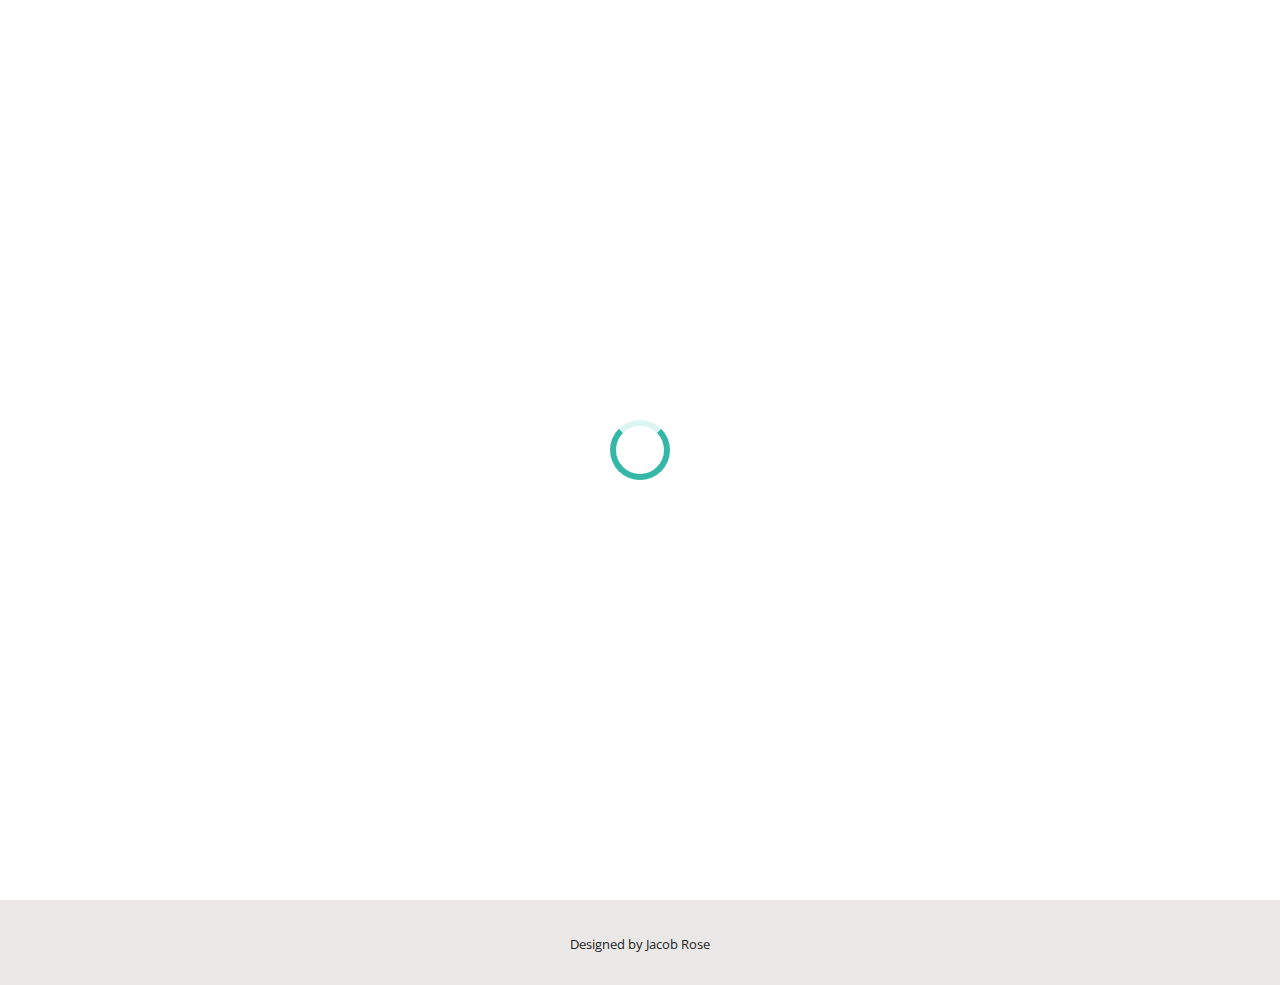
<file: index.html>
<!doctype html>
<html lang="en">
    <head>
        <meta charset="utf-8" />
        <meta content="width=device-width, initial-scale=1.0" name="viewport" />

        <title>Jacob Rose Portfolio</title>
        <meta content="" name="description" />
        <meta content="" name="keywords" />

        <!-- Favicons -->
        <link href="assets/img/favicon.png" rel="icon" />
        <link href="assets/img/apple-touch-icon.png" rel="apple-touch-icon" />

        <!-- Google Fonts -->
        <link
            href="https://fonts.googleapis.com/css?family=Open+Sans:300,300i,400,400i,600,600i,700,700i|Raleway:300,300i,400,400i,500,500i,600,600i,700,700i|Poppins:300,300i,400,400i,500,500i,600,600i,700,700i"
            rel="stylesheet"
        />

        <!-- Vendor CSS Files -->
        <link href="assets/vendor/aos/aos.css" rel="stylesheet" />
        <link
            href="assets/vendor/bootstrap/css/bootstrap.min.css"
            rel="stylesheet"
        />
        <link
            href="assets/vendor/bootstrap-icons/bootstrap-icons.css"
            rel="stylesheet"
        />
        <link
            href="assets/vendor/boxicons/css/boxicons.min.css"
            rel="stylesheet"
        />
        <link
            href="assets/vendor/glightbox/css/glightbox.min.css"
            rel="stylesheet"
        />
        <link
            href="assets/vendor/swiper/swiper-bundle.min.css"
            rel="stylesheet"
        />

        <!-- Template Main CSS File -->
        <link href="assets/css/style.css" rel="stylesheet" />

        <!-- =======================================================
  * Template Name: Kelly
  * Updated: Mar 10 2023 with Bootstrap v5.2.3
  * Template URL: https://bootstrapmade.com/kelly-free-bootstrap-cv-resume-html-template/
  * Author: BootstrapMade.com
  * License: https://bootstrapmade.com/license/
  ======================================================== -->
    </head>

    <body>
        <!-- ======= Header ======= -->
        <header id="header" class="fixed-top">
            <div
                class="container-fluid d-flex justify-content-between align-items-center"
            >
                <h1 class="logo me-lg-0 me-auto">
                    <a href="index.html">Jacob Rose</a>
                </h1>
                <!-- Uncomment below if you prefer to use an image logo -->
                <!-- <a href="index.html" class="logo"><img src="assets/img/logo.png" alt="" class="img-fluid"></a>-->

                <nav id="navbar" class="navbar order-lg-0 order-last">
                    <ul>
                        <li><a class="active" href="index.html">Home</a></li>
                        <li><a href="about.html">Portfolio</a></li>
                        <li><a href="resume.html">Resume</a></li>
                        <!-- <li><a href="services.html">Services</a></li> -->
                        <!-- <li><a href="portfolio.html">Portfolio</a></li> -->
                        <!-- <li><a href="contact.html">Contact</a></li> -->
                    </ul>
                    <i class="bi bi-list mobile-nav-toggle"></i>
                </nav>
                <!-- .navbar -->

                <!-- <div class="header-social-links">
                    <a href="#" class="twitter"><i class="bi bi-twitter"></i></a>
                <a href="#" class="facebook"><i class="bi bi-facebook"></i></a>
                <a href="#" class="instagram"><i class="bi bi-instagram"></i></a>
                <a href="#" class="linkedin"><i class="bi bi-linkedin"></i></i></a>
                </div> -->
            </div>
        </header>
        <!-- End Header -->

        <!-- ======= Hero Section ======= -->
        <section id="hero" class="d-flex align-items-center">
            <div
                class="d-flex flex-column align-items-center container"
                data-aos="zoom-in"
                data-aos-delay="100"
            >
                <h1>Jacob Rose</h1>
                <!-- <h2>Portfolio</h2> -->
                <a href="about.html" class="btn-about">Portfolio</a>
                <a href="resume.html" class="btn-about">Resume</a>
            </div>
        </section>
        <!-- End Hero -->

        <!-- ======= Footer ======= -->
        <footer id="footer">
            <div class="container">
                <div class="credits">Designed by Jacob Rose</div>
            </div>
        </footer>
        <!-- End  Footer -->

        <div id="preloader"></div>
        <a
            href="#"
            class="back-to-top d-flex align-items-center justify-content-center"
            ><i class="bi bi-arrow-up-short"></i
        ></a>

        <!-- Vendor JS Files -->
        <script src="assets/vendor/purecounter/purecounter_vanilla.js"></script>
        <script src="assets/vendor/aos/aos.js"></script>
        <script src="assets/vendor/bootstrap/js/bootstrap.bundle.min.js"></script>
        <script src="assets/vendor/glightbox/js/glightbox.min.js"></script>
        <script src="assets/vendor/isotope-layout/isotope.pkgd.min.js"></script>
        <script src="assets/vendor/swiper/swiper-bundle.min.js"></script>
        <script src="assets/vendor/waypoints/noframework.waypoints.js"></script>
        <script src="assets/vendor/php-email-form/validate.js"></script>

        <!-- Template Main JS File -->
        <script src="assets/js/main.js"></script>
    </body>
</html>
</file>
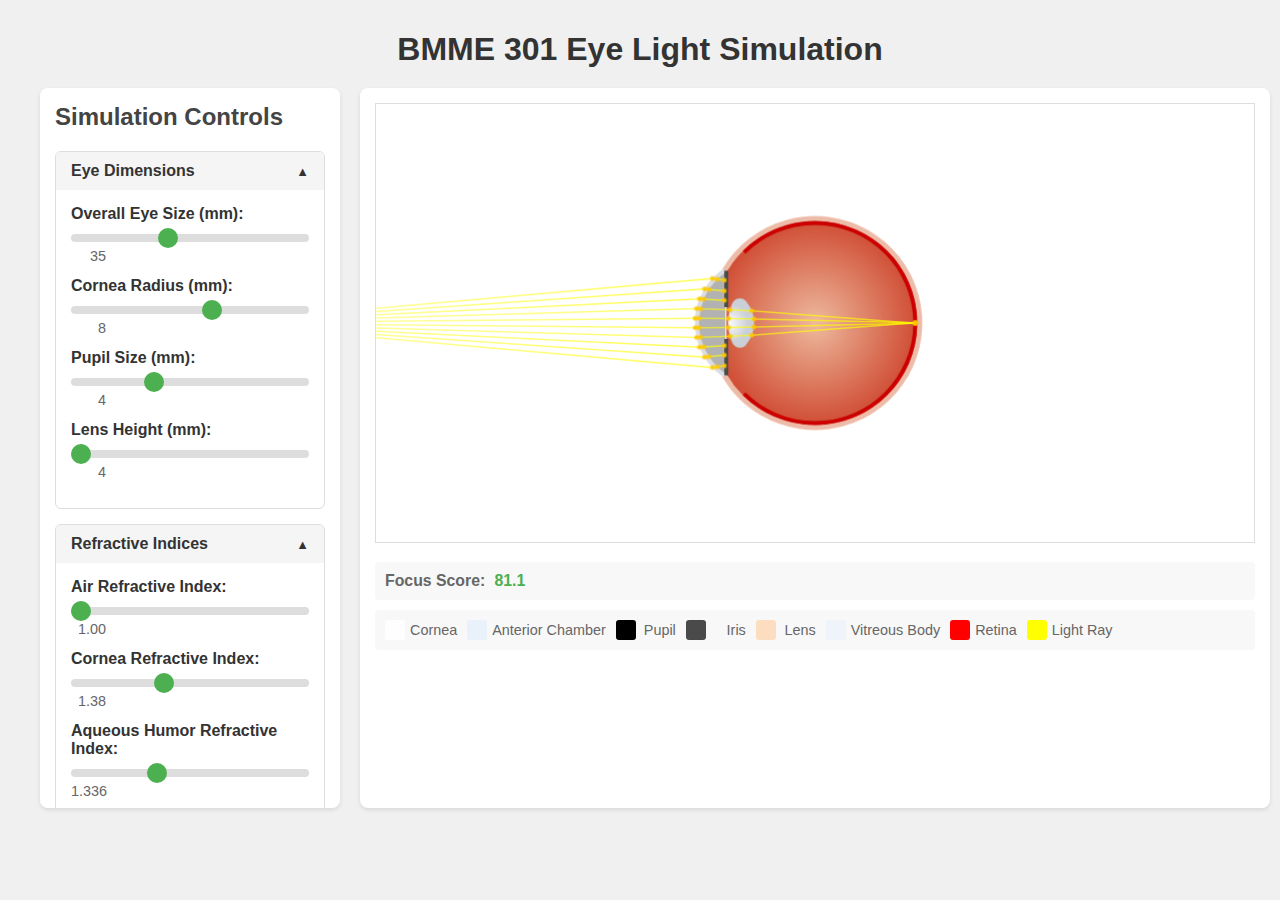
<file: bmme301/index.html>
<!doctype html>
<html>
    <head>
        <meta charset="utf-8" />
        <meta name="viewport" content="width=device-width, initial-scale=1.0, maximum-scale=1.0, user-scalable=no" />
        <title>BMME 301 Eye Light Simulation</title>
        <style>
            body {
                margin: 0;
                padding: 10px;
                font-family: Arial, sans-serif;
                background-color: #f0f0f0;
                overflow-x: hidden; /* Prevent horizontal scrolling */
                width: 100%;
                box-sizing: border-box;
            }
            #container {
                display: flex;
                flex-direction: column;
                max-width: 1200px;
                margin: 0 auto;
                gap: 20px;
                width: 100%;
                box-sizing: border-box;
            }
            #controls {
                width: 100%;
                padding: 15px;
                background: white;
                border-radius: 8px;
                box-shadow: 0 2px 4px rgba(0, 0, 0, 0.1);
                max-height: 80vh;
                overflow-y: auto;
                box-sizing: border-box;
            }
            #simulation-container {
                width: 100%;
                background: white;
                border-radius: 8px;
                box-shadow: 0 2px 4px rgba(0, 0, 0, 0.1);
                padding: 15px;
                box-sizing: border-box;
            }
            #simulation {
                width: 100%;
                height: 300px;
                border: 1px solid #ddd;
                margin-bottom: 15px;
                box-sizing: border-box;
            }
            #legend {
                display: flex;
                flex-wrap: wrap;
                gap: 10px;
                padding: 10px;
                background: #f8f8f8;
                border-radius: 4px;
            }
            .legend-item {
                display: flex;
                align-items: center;
                gap: 5px;
                font-size: 0.9em;
            }
            .legend-color {
                width: 15px;
                height: 15px;
                border-radius: 3px;
            }
            .control-group {
                margin-bottom: 12px;
            }
            label {
                display: block;
                margin-bottom: 5px;
                font-weight: bold;
                color: #333;
                font-size: 0.9em;
            }
            input[type="range"] {
                width: 100%;
                margin: 5px 0;
                -webkit-appearance: none;
                height: 6px;
                border-radius: 4px;
                background: #ddd;
                outline: none;
            }
            input[type="range"]::-webkit-slider-thumb {
                -webkit-appearance: none;
                appearance: none;
                width: 18px;
                height: 18px;
                border-radius: 50%;
                background: #4caf50;
                cursor: pointer;
                transition: background 0.2s;
            }
            input[type="range"]::-webkit-slider-thumb:hover {
                background: #45a049;
            }
            h1 {
                text-align: center;
                color: #333;
                margin-bottom: 20px;
                font-size: 1.5em;
            }
            h2 {
                color: #444;
                margin-top: 0;
                font-size: 1.2em;
            }
            span {
                display: inline-block;
                min-width: 35px;
                text-align: right;
                color: #666;
                font-size: 0.9em;
            }
            .control-section {
                margin-bottom: 15px;
                border: 1px solid #ddd;
                border-radius: 6px;
                overflow: hidden;
            }
            .control-section-header {
                padding: 10px 15px;
                background: #f5f5f5;
                cursor: pointer;
                display: flex;
                justify-content: space-between;
                align-items: center;
                font-weight: bold;
                color: #333;
            }
            .control-section-header:hover {
                background: #eee;
            }
            .control-section-content {
                padding: 15px;
                display: none;
            }
            .control-section.active .control-section-content {
                display: block;
            }
            .control-section-header::after {
                content: "▼";
                font-size: 0.8em;
            }
            .control-section.active .control-section-header::after {
                content: "▲";
            }
            .focus-score {
                display: flex;
                align-items: center;
                gap: 5px;
                padding: 10px;
                background: #f8f8f8;
                border-radius: 4px;
                margin-bottom: 10px;
                font-weight: bold;
                font-size: 1.1em;
            }
            .focus-score #focusScoreValue {
                color: #4caf50;
            }

            @media (min-width: 768px) {
                #container {
                    flex-direction: row;
                }
                #controls {
                    width: 300px;
                    flex-shrink: 0;
                }
                #simulation {
                    height: 500px;
                }
                h1 {
                    font-size: 2em;
                }
                h2 {
                    font-size: 1.5em;
                }
                .legend-item {
                    font-size: 1em;
                }
                .legend-color {
                    width: 20px;
                    height: 20px;
                }
                label {
                    font-size: 1em;
                }
                input[type="range"] {
                    height: 8px;
                }
                input[type="range"]::-webkit-slider-thumb {
                    width: 20px;
                    height: 20px;
                }
            }

            @media (max-width: 767px) {
                body {
                    padding: 5px;
                    touch-action: none; /* Prevent default touch behaviors */
                }
                #container {
                    flex-direction: column;
                    gap: 10px;
                }
                #simulation-container {
                    order: -1;
                    margin-bottom: 10px;
                    padding: 10px;
                    touch-action: none; /* Prevent default touch behaviors */
                }
                #simulation {
                    width: 100%;
                    height: calc(50vw - 20px);
                    min-height: 0;
                    touch-action: none; /* Prevent default touch behaviors */
                }
                #controls {
                    max-height: calc(100vh - 50vw - 100px); /* Remaining space after simulation */
                    overflow-y: auto;
                    -webkit-overflow-scrolling: touch;
                }
                .control-section {
                    margin-bottom: 8px;
                }
                .control-section-header {
                    padding: 8px 10px;
                }
                .control-section-content {
                    padding: 8px;
                }
                .legend-item {
                    font-size: 0.8em;
                }
                .legend-color {
                    width: 12px;
                    height: 12px;
                }
                label {
                    font-size: 0.9em;
                }
                input[type="range"] {
                    height: 6px;
                }
                input[type="range"]::-webkit-slider-thumb {
                    width: 16px;
                    height: 16px;
                }
                .focus-score {
                    font-size: 1em;
                }
            }
        </style>
    </head>
    <body>
        <h1>BMME 301 Eye Light Simulation</h1>
        <div id="container">
            <div id="controls">
                <h2>Simulation Controls</h2>

                <div class="control-section active">
                    <div class="control-section-header">Eye Dimensions</div>
                    <div class="control-section-content">
                        <div class="control-group">
                            <label for="eyeSize">Overall Eye Size (mm):</label>
                            <input
                                type="range"
                                id="eyeSize"
                                min="25"
                                max="50"
                                step="0.1"
                                value="35"
                            />
                            <span id="eyeSizeValue">35</span>
                        </div>

                        <div class="control-group">
                            <label for="corneaRadius"
                                >Cornea Radius (mm):</label
                            >
                            <input
                                type="range"
                                id="corneaRadius"
                                min="5"
                                max="10"
                                step="0.1"
                                value="8"
                            />
                            <span id="corneaRadiusValue">8</span>
                        </div>

                        <div class="control-group">
                            <label for="pupilSize">Pupil Size (mm):</label>
                            <input
                                type="range"
                                id="pupilSize"
                                min="2"
                                max="8"
                                step="0.1"
                                value="4"
                            />
                            <span id="pupilSizeValue">4</span>
                        </div>

                        <div class="control-group">
                            <label for="lensHeight">Lens Height (mm):</label>
                            <input
                                type="range"
                                id="lensHeight"
                                min="4"
                                max="6"
                                step="0.1"
                                value="4"
                            />
                            <span id="lensHeightValue">4</span>
                        </div>
                    </div>
                </div>

                <div class="control-section active">
                    <div class="control-section-header">Refractive Indices</div>
                    <div class="control-section-content">
                        <div class="control-group">
                            <label for="airIndex">Air Refractive Index:</label>
                            <input
                                type="range"
                                id="airIndex"
                                min="1"
                                max="2"
                                step="0.01"
                                value="1.00"
                            />
                            <span id="airIndexValue">1.00</span>
                        </div>

                        <div class="control-group">
                            <label for="corneaIndex"
                                >Cornea Refractive Index:</label
                            >
                            <input
                                type="range"
                                id="corneaIndex"
                                min="1"
                                max="2"
                                step="0.01"
                                value="1.38"
                            />
                            <span id="corneaIndexValue">1.38</span>
                        </div>

                        <div class="control-group">
                            <label for="aqueousIndex"
                                >Aqueous Humor Refractive Index:</label
                            >
                            <input
                                type="range"
                                id="aqueousIndex"
                                min="1.2"
                                max="1.6"
                                step="0.01"
                                value="1.34"
                            />
                            <span id="aqueousIndexValue">1.336</span>
                        </div>

                        <div class="control-group">
                            <label for="lensIndex"
                                >Lens Refractive Index:</label
                            >
                            <input
                                type="range"
                                id="lensIndex"
                                min="1.3"
                                max="1.5"
                                step="0.01"
                                value="1.42"
                            />
                            <span id="lensIndexValue">1.42</span>
                        </div>

                        <div class="control-group">
                            <label for="vitreousIndex"
                                >Vitreous Humor Refractive Index:</label
                            >
                            <input
                                type="range"
                                id="vitreousIndex"
                                min="1.33"
                                max="1.34"
                                step="0.001"
                                value="1.336"
                            />
                            <span id="vitreousIndexValue">1.336</span>
                        </div>
                    </div>
                </div>

                <div class="control-section active">
                    <div class="control-section-header">Light Source</div>
                    <div class="control-section-content">
                        <div class="control-group">
                            <label for="lightSourceDistance"
                                >Light Source Distance (mm):</label
                            >
                            <input
                                type="range"
                                id="lightSourceDistance"
                                min="100"
                                max="1000"
                                step="10"
                                value="500"
                            />
                            <span id="lightSourceDistanceValue">500</span>
                        </div>
                    </div>
                </div>
            </div>
            <div id="simulation-container">
                <canvas id="simulation"></canvas>
                <div id="focus-score" class="focus-score">
                    <span>Focus Score: </span>
                    <span id="focusScoreValue">0</span>
                </div>
                <div id="legend">
                    <div class="legend-item">
                        <div
                            class="legend-color"
                            style="background: rgba(255, 255, 255, 0.8)"
                        ></div>
                        <span>Cornea</span>
                    </div>
                    <div class="legend-item">
                        <div
                            class="legend-color"
                            style="background: rgba(200, 230, 255, 0.3)"
                        ></div>
                        <span>Anterior Chamber</span>
                    </div>
                    <div class="legend-item">
                        <div
                            class="legend-color"
                            style="background: #000"
                        ></div>
                        <span>Pupil</span>
                    </div>
                    <div class="legend-item">
                        <div
                            class="legend-color"
                            style="background: #4a4a4a"
                        ></div>
                        <span>Iris</span>
                    </div>
                    <div class="legend-item">
                        <div
                            class="legend-color"
                            style="background: rgba(255, 204, 153, 0.6)"
                        ></div>
                        <span>Lens</span>
                    </div>
                    <div class="legend-item">
                        <div
                            class="legend-color"
                            style="background: rgba(200, 230, 255, 0.2)"
                        ></div>
                        <span>Vitreous Body</span>
                    </div>
                    <div class="legend-item">
                        <div
                            class="legend-color"
                            style="background: #ff0000"
                        ></div>
                        <span>Retina</span>
                    </div>
                    <div class="legend-item">
                        <div
                            class="legend-color"
                            style="background: #ffff00"
                        ></div>
                        <span>Light Ray</span>
                    </div>
                </div>
            </div>
        </div>
        <script src="main.js"></script>
    </body>
</html>
</file>
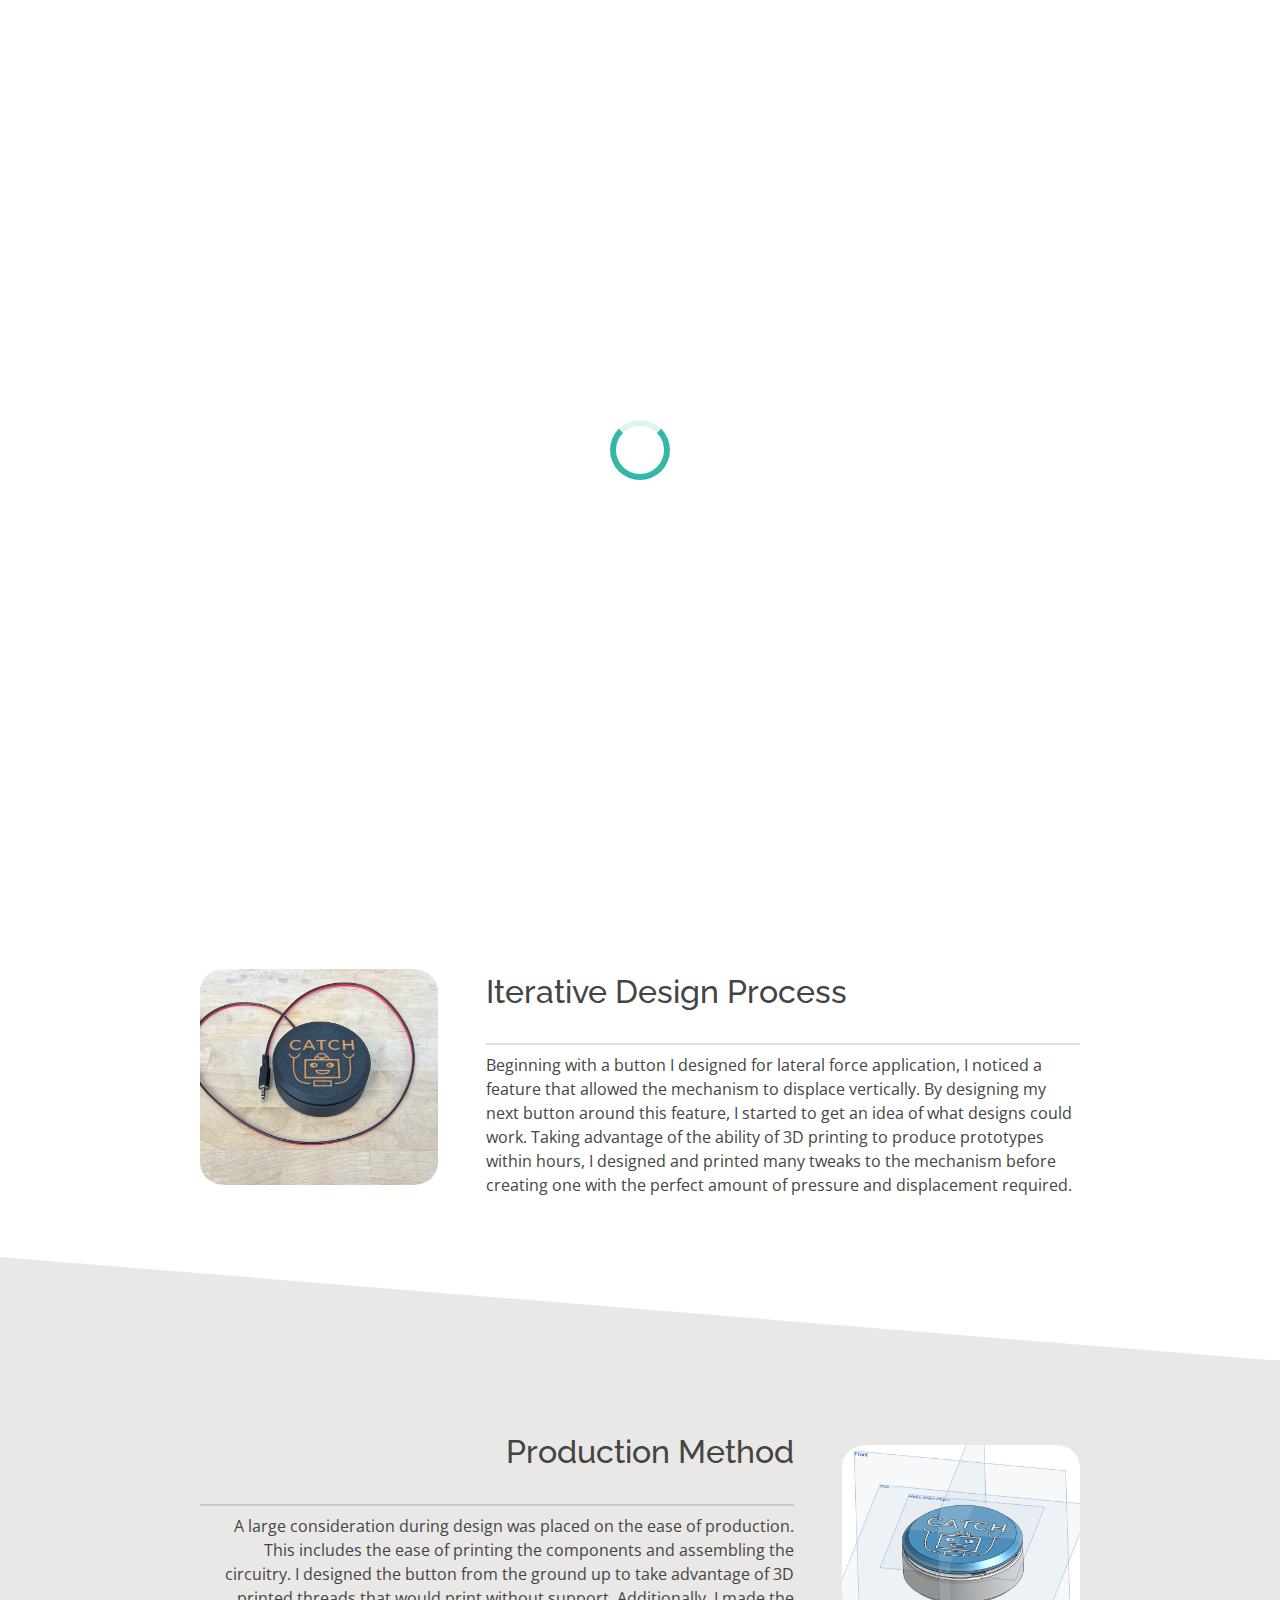
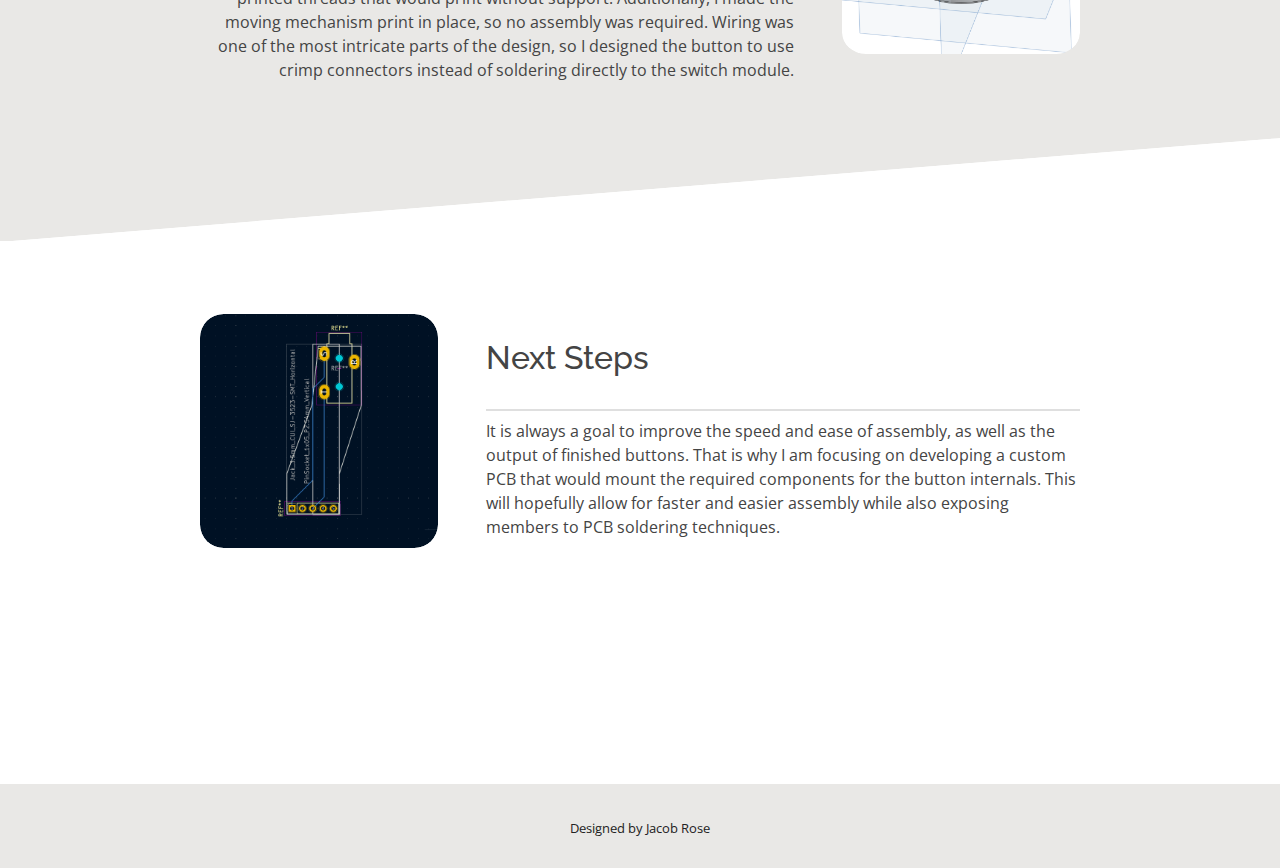
<file: CATCH Story.html>
<!doctype html>
<html lang="en">
    <head>
        <meta charset="utf-8" />
        <meta content="width=device-width, initial-scale=1.0" name="viewport" />

        <title>CATCH Story</title>
        <meta content="" name="description" />
        <meta content="" name="keywords" />

        <!-- Favicons -->
        <link href="assets/img/favicon.png" rel="icon" />
        <link href="assets/img/apple-touch-icon.png" rel="apple-touch-icon" />

        <!-- Google Fonts -->
        <link
            href="https://fonts.googleapis.com/css?family=Open+Sans:300,300i,400,400i,600,600i,700,700i|Raleway:300,300i,400,400i,500,500i,600,600i,700,700i|Poppins:300,300i,400,400i,500,500i,600,600i,700,700i"
            rel="stylesheet"
        />

        <!-- Vendor CSS Files -->
        <link href="assets/vendor/aos/aos.css" rel="stylesheet" />
        <link
            href="assets/vendor/bootstrap/css/bootstrap.min.css"
            rel="stylesheet"
        />
        <link
            href="assets/vendor/bootstrap-icons/bootstrap-icons.css"
            rel="stylesheet"
        />
        <link
            href="assets/vendor/boxicons/css/boxicons.min.css"
            rel="stylesheet"
        />
        <link
            href="assets/vendor/glightbox/css/glightbox.min.css"
            rel="stylesheet"
        />
        <link
            href="assets/vendor/swiper/swiper-bundle.min.css"
            rel="stylesheet"
        />

        <!-- Template Main CSS File -->
        <link href="assets/css/style.css" rel="stylesheet" />

        <link
            href="https://use.fontawesome.com/releases/v5.7.2/css/all.css"
            rel="stylesheet"
        />
    </head>

    <body>
        <!-- ======= Header ======= -->
        <header id="header" class="fixed-top">
            <div
                class="container-fluid d-flex justify-content-between align-items-center"
            >
                <h1 class="logo me-lg-0 me-auto">
                    <a href="index.html">Jacob Rose</a>
                </h1>
                <!-- Uncomment below if you prefer to use an image logo -->
                <!-- <a href="index.html" class="logo"><img src="assets/img/logo.png" alt="" class="img-fluid"></a>-->

                <nav id="navbar" class="navbar order-lg-0 order-last">
                    <ul>
                        <li><a href="index.html">Home</a></li>
                        <li>
                            <a class="active" href="about.html">Portfolio</a>
                        </li>
                        <li><a href="resume.html">Resume</a></li>
                        <!-- <li><a href="services.html">Services</a></li> -->
                        <!-- <li><a href="portfolio.html">Portfolio</a></li> -->
                        <!-- <li><a href="contact.html">Contact</a></li> -->
                    </ul>
                    <i class="bi bi-list mobile-nav-toggle"></i>
                </nav>
                <!-- .navbar -->

                <!-- <div class="header-social-links">
                    <a href="#" class="twitter"><i class="bi bi-twitter"></i></a>
                <a href="#" class="facebook"><i class="bi bi-facebook"></i></a>
                <a href="#" class="instagram"><i class="bi bi-instagram"></i></a>
                <a href="#" class="linkedin"><i class="bi bi-linkedin"></i></i></a>
                </div> -->
            </div>
        </header>
        <!-- End Header -->

        <main id="main">
            <!-- ======= About Section ======= -->
            <section id="about" class="about">
                <div class="container" data-aos="fade-up">
                    <div class="section-title">
                        <h2>Carolina Adapts Toys for Children (CATCH)</h2>
                        <p>
                            As Chief Technical Officer, I developed a completely
                            3D printed and open-source accessible button design.
                            We use this button design for all of our current
                            accessible toys that we donate to centers around the
                            triangle.
                        </p>
                    </div>
                </div>
            </section>
            <!-- End About Section -->

            <!-- Wrapper -->
            <section id="wrapper">
                <!-- One -->
                <section id="two" class="wrapper alt spotlight style2">
                    <div class="inner">
                        <img
                            class="image"
                            src="assets/img/Expensive Button.png"
                            alt=""
                        />
                        <div class="content">
                            <h2 class="major">Need</h2>
                            <p>
                                Most accessible button designs availible for
                                consumers are prohibitively expensive, with some
                                that cost $75 for a single button. CATCH has
                                been working on a 3D printed version to be used
                                with our adapted toys, but they had so far been
                                unusable for children, as they were not
                                sensitive enough nor robust enough for everyday
                                use.
                            </p>
                        </div>
                    </div>
                </section>

                <!-- Two -->
                <section id="three" class="wrapper spotlight style3">
                    <div class="inner">
                        <a href="#" class="image"
                            ><img
                                src="assets/img/CATCH button early version.png"
                                alt=""
                        /></a>
                        <div class="content">
                            <h2 class="major">Iterative Design Process</h2>
                            <p>
                                Beginning with a button I designed for lateral
                                force application, I noticed a feature that
                                allowed the mechanism to displace vertically. By
                                designing my next button around this feature, I
                                started to get an idea of what designs could
                                work. Taking advantage of the ability of 3D
                                printing to produce prototypes within hours, I
                                designed and printed many tweaks to the
                                mechanism before creating one with the perfect
                                amount of pressure and displacement required.
                            </p>
                        </div>
                    </div>
                </section>

                <!-- Three -->
                <section id="two" class="wrapper alt spotlight style2">
                    <div class="inner">
                        <a href="#" class="image"
                            ><img src="assets/img/Design of button.png" alt=""
                        /></a>
                        <div class="content">
                            <h2 class="major">Production Method</h2>
                            <p>
                                A large consideration during design was placed
                                on the ease of production. This includes the
                                ease of printing the components and assembling
                                the circuitry. I designed the button from the
                                ground up to take advantage of 3D printed
                                threads that would print without support.
                                Additionally, I made the moving mechanism print
                                in place, so no assembly was required. Wiring
                                was one of the most intricate parts of the
                                design, so I designed the button to use crimp
                                connectors instead of soldering directly to the
                                switch module.
                            </p>
                        </div>
                    </div>
                </section>

                <!-- Four -->
                <section id="three" class="wrapper spotlight style3">
                    <div class="inner">
                        <a href="#" class="image"
                            ><img
                                src="assets/img/Circuit design button.png"
                                alt=""
                        /></a>
                        <div class="content">
                            <h2 class="major">Next Steps</h2>
                            <p>
                                It is always a goal to improve the speed and
                                ease of assembly, as well as the output of
                                finished buttons. That is why I am focusing on
                                developing a custom PCB that would mount the
                                required components for the button internals.
                                This will hopefully allow for faster and easier
                                assembly while also exposing members to PCB
                                soldering techniques.
                            </p>
                        </div>
                    </div>
                </section>

                <!-- Five -->
                <!-- <section id="two" class="wrapper alt spotlight style2">
                    <div class="inner">
                        <a href="#" class="image"
                            ><img src="assets/img/Foaming Assay.png" alt=""
                        /></a>
                        <div class="content">
                            <h2 class="major">Tension Testing + Results</h2>
                            <p>
                                After filament extrusion, I printed the test
                                filament at varying temperatures to assay the
                                foaming response. I measured material properties
                                such as desnsity and modulus of elasticity to
                                determine the effectiveness of the foaming
                                agent. Successful control of foaming was
                                determined, as shown in the image to the right.
                                This image shows the same blend of filament
                                printed above (left) and below (right) the
                                foaming temperature
                            </p>
                        </div>
                    </div>
                </section> -->

                <!-- Six -->
                <!-- <section id="three" class="wrapper spotlight style3">
                    <div class="inner">
                        <a href="#" class="image"
                            ><img
                                src="assets/img/Macro Photo Research.jpg"
                                alt=""
                        /></a>
                        <div class="content">
                            <h2 class="major">Example Implant</h2>
                            <p>
                                To showcase the effectiveness of this composite
                                material, I printed this test piece. Both macro
                                and micro structure control can be observed, due
                                to the utility of the 3D printer in controling
                                the macrostructure and the filament foaming
                                controling microstructure. Solid outer rings can
                                be observed, with a foamed and patterned inner
                                core. This closely imitates bone and provides
                                excellent surfaces for bony ingrowth.
                            </p>
                        </div>
                    </div>
                </section> -->
            </section>
        </main>
        <!-- End #main -->

        <!-- ======= Footer ======= -->
        <footer id="footer">
            <div class="container">
                <div class="credits">Designed by Jacob Rose</div>
            </div>
        </footer>
        <!-- End  Footer -->

        <div id="preloader"></div>
        <a
            href="#"
            class="back-to-top d-flex align-items-center justify-content-center"
            ><i class="bi bi-arrow-up-short"></i
        ></a>

        <!-- Vendor JS Files -->
        <script src="assets/vendor/purecounter/purecounter_vanilla.js"></script>
        <script src="assets/vendor/aos/aos.js"></script>
        <script src="assets/vendor/bootstrap/js/bootstrap.bundle.min.js"></script>
        <script src="assets/vendor/glightbox/js/glightbox.min.js"></script>
        <script src="assets/vendor/isotope-layout/isotope.pkgd.min.js"></script>
        <script src="assets/vendor/swiper/swiper-bundle.min.js"></script>
        <script src="assets/vendor/waypoints/noframework.waypoints.js"></script>
        <script src="assets/vendor/php-email-form/validate.js"></script>

        <!-- Template Main JS File -->
        <script src="assets/js/main.js"></script>
    </body>
</html>
</file>
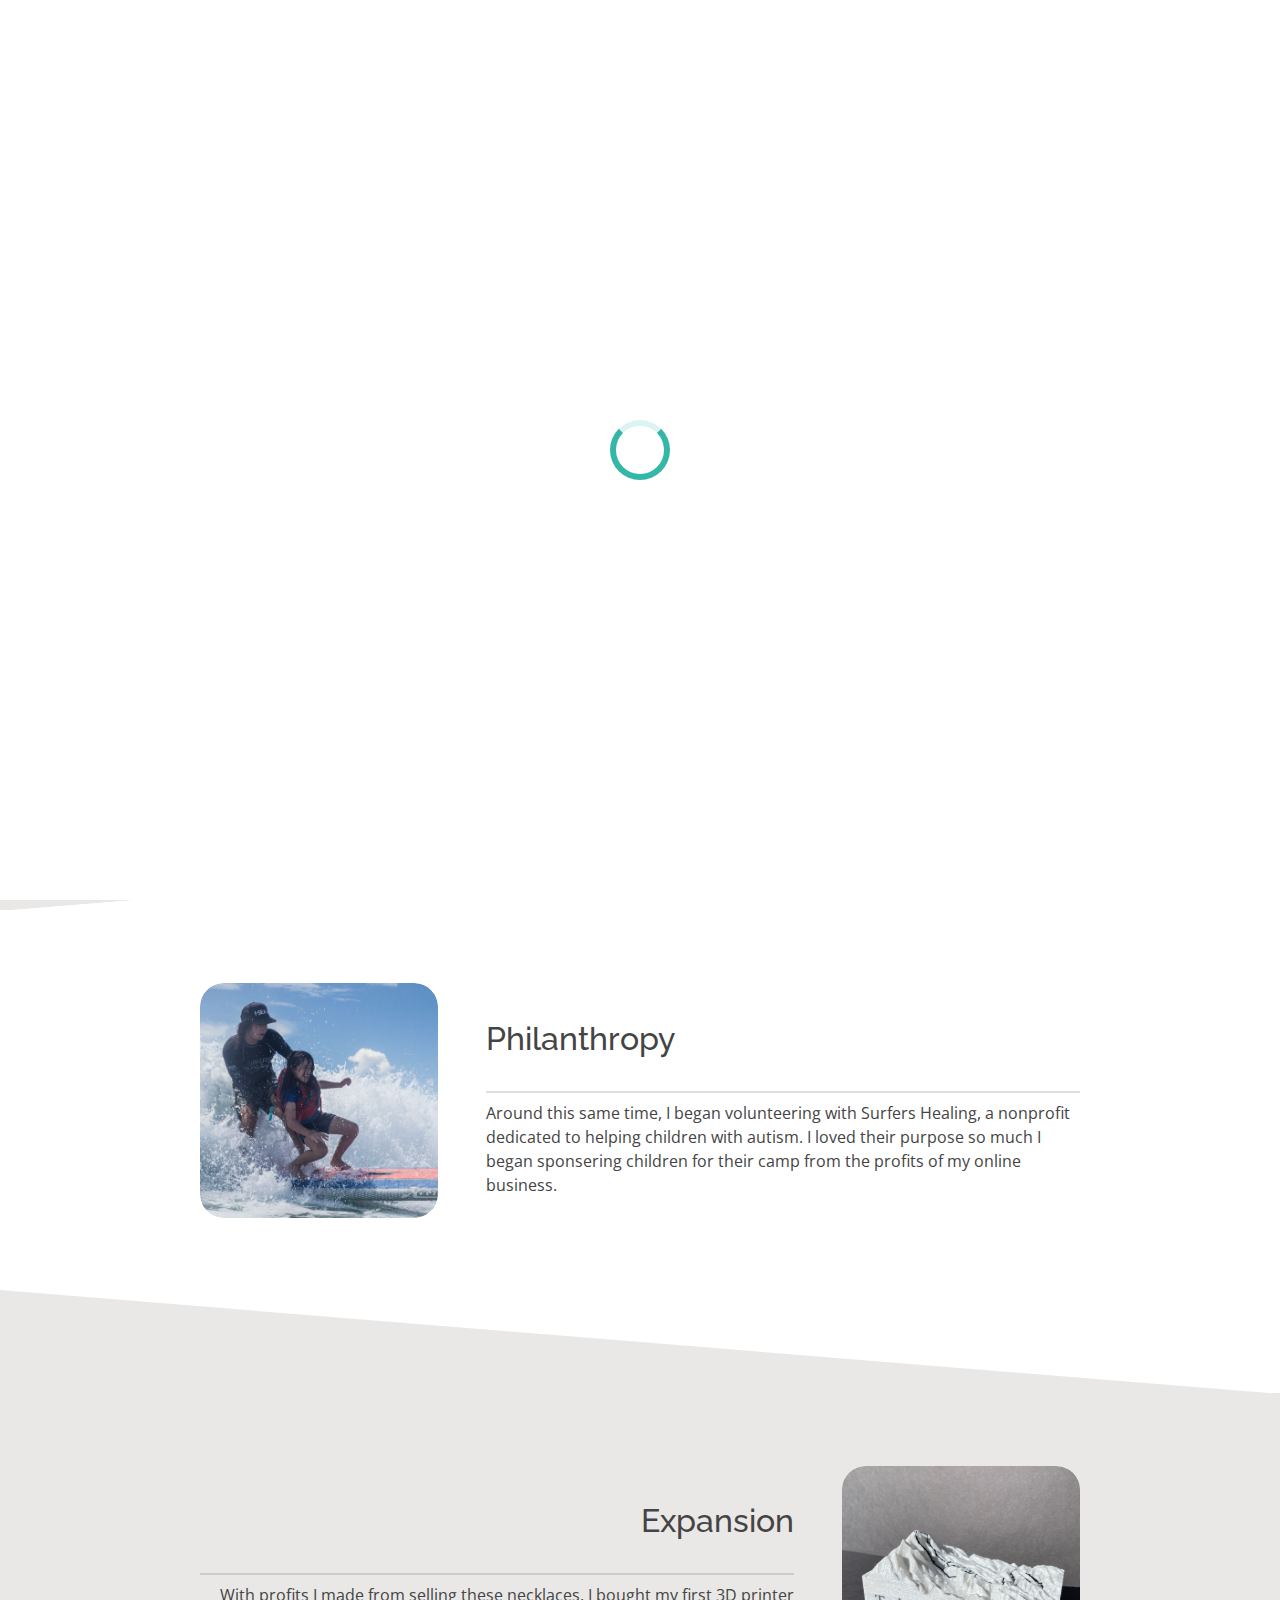
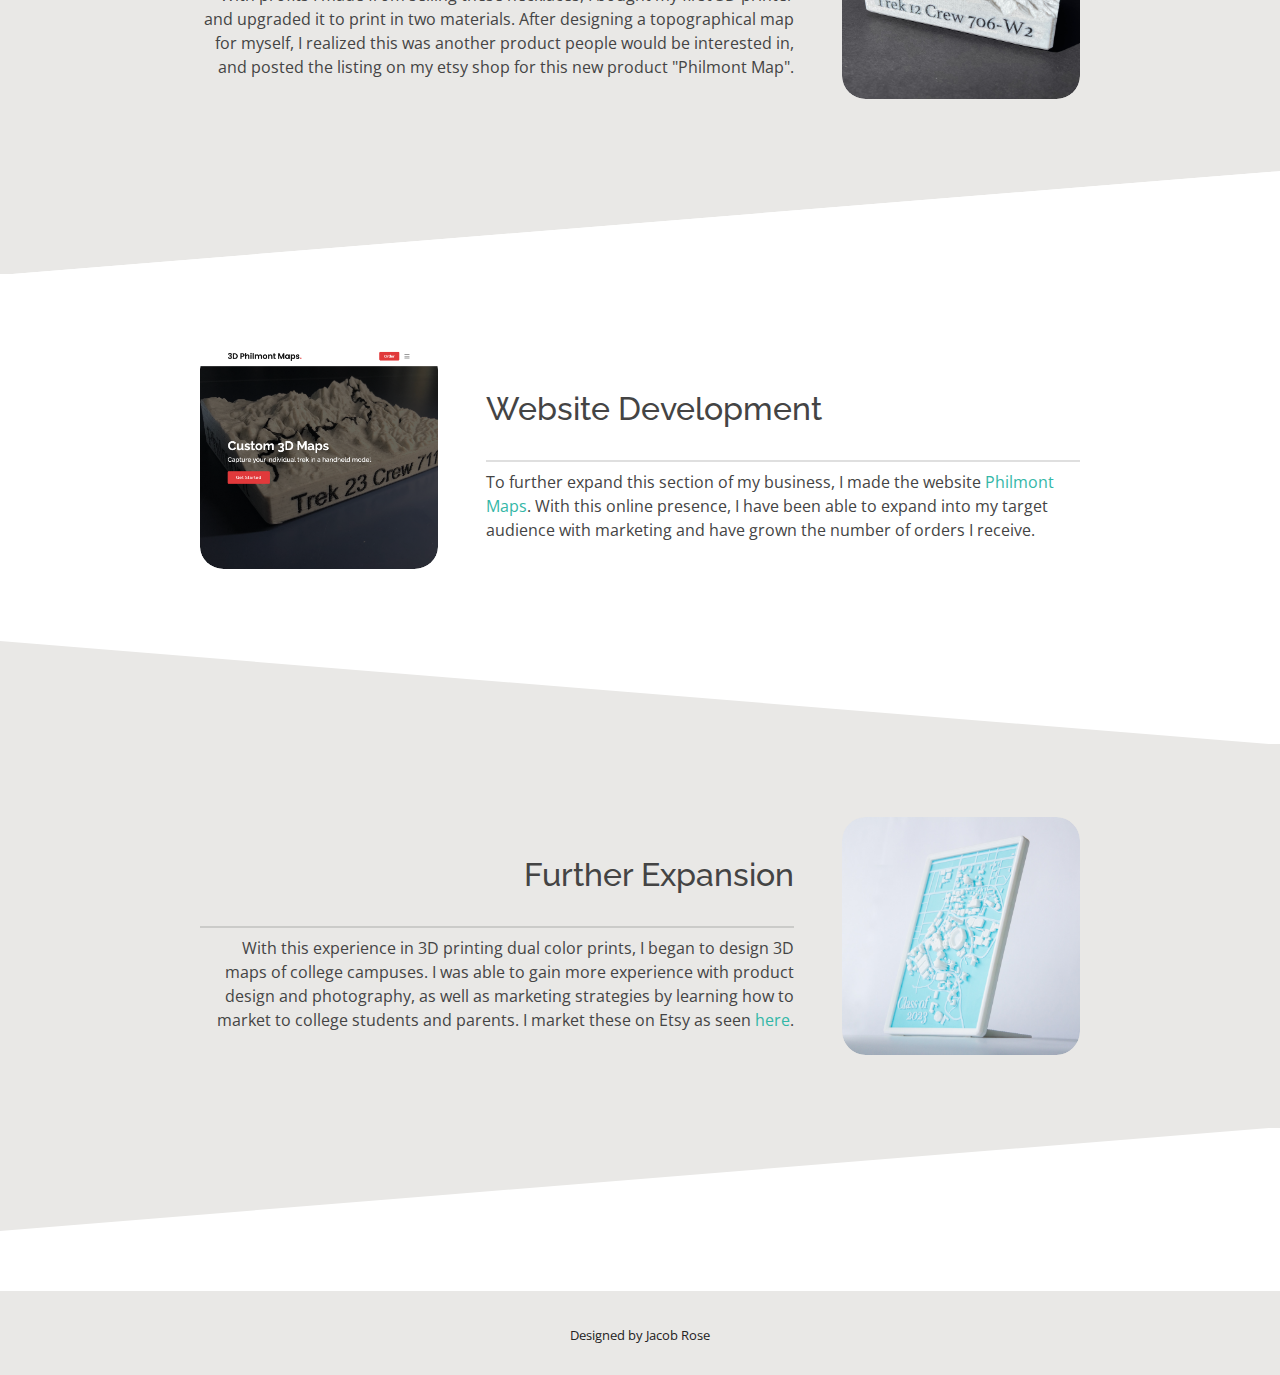
<file: Online Business Story.html>
<!doctype html>
<html lang="en">
    <head>
        <meta charset="utf-8" />
        <meta content="width=device-width, initial-scale=1.0" name="viewport" />

        <title>Online Business Story</title>
        <meta content="" name="description" />
        <meta content="" name="keywords" />

        <!-- Favicons -->
        <link href="assets/img/favicon.png" rel="icon" />
        <link href="assets/img/apple-touch-icon.png" rel="apple-touch-icon" />

        <!-- Google Fonts -->
        <link
            href="https://fonts.googleapis.com/css?family=Open+Sans:300,300i,400,400i,600,600i,700,700i|Raleway:300,300i,400,400i,500,500i,600,600i,700,700i|Poppins:300,300i,400,400i,500,500i,600,600i,700,700i"
            rel="stylesheet"
        />

        <!-- Vendor CSS Files -->
        <link href="assets/vendor/aos/aos.css" rel="stylesheet" />
        <link
            href="assets/vendor/bootstrap/css/bootstrap.min.css"
            rel="stylesheet"
        />
        <link
            href="assets/vendor/bootstrap-icons/bootstrap-icons.css"
            rel="stylesheet"
        />
        <link
            href="assets/vendor/boxicons/css/boxicons.min.css"
            rel="stylesheet"
        />
        <link
            href="assets/vendor/glightbox/css/glightbox.min.css"
            rel="stylesheet"
        />
        <link
            href="assets/vendor/swiper/swiper-bundle.min.css"
            rel="stylesheet"
        />

        <!-- Template Main CSS File -->
        <link href="assets/css/style.css" rel="stylesheet" />

        <link
            href="https://use.fontawesome.com/releases/v5.7.2/css/all.css"
            rel="stylesheet"
        />
    </head>

    <body>
        <!-- ======= Header ======= -->
        <header id="header" class="fixed-top">
            <div
                class="container-fluid d-flex justify-content-between align-items-center"
            >
                <h1 class="logo me-lg-0 me-auto">
                    <a href="index.html">Jacob Rose</a>
                </h1>
                <!-- Uncomment below if you prefer to use an image logo -->
                <!-- <a href="index.html" class="logo"><img src="assets/img/logo.png" alt="" class="img-fluid"></a>-->

                <nav id="navbar" class="navbar order-lg-0 order-last">
                    <ul>
                        <li><a href="index.html">Home</a></li>
                        <li>
                            <a class="active" href="about.html">Portfolio</a>
                        </li>
                        <li><a href="resume.html">Resume</a></li>
                        <!-- <li><a href="services.html">Services</a></li> -->
                        <!-- <li><a href="portfolio.html">Portfolio</a></li> -->
                        <!-- <li><a href="contact.html">Contact</a></li> -->
                    </ul>
                    <i class="bi bi-list mobile-nav-toggle"></i>
                </nav>
                <!-- .navbar -->

                <!-- <div class="header-social-links">
                    <a href="#" class="twitter"><i class="bi bi-twitter"></i></a>
                <a href="#" class="facebook"><i class="bi bi-facebook"></i></a>
                <a href="#" class="instagram"><i class="bi bi-instagram"></i></a>
                <a href="#" class="linkedin"><i class="bi bi-linkedin"></i></i></a>
                </div> -->
            </div>
        </header>
        <!-- End Header -->

        <main id="main">
            <!-- ======= About Section ======= -->
            <section id="about" class="about">
                <div class="container" data-aos="fade-up">
                    <div class="section-title">
                        <h2>Online Business</h2>
                        <p>
                            Starting my online business at age 9 selling
                            handmade shark tooth necklaces, I have expanded and
                            grown the business to design and sell 3D
                            customizable topographical maps of hiking treks and
                            3D printed maps of colleges.
                        </p>
                    </div>
                </div>
            </section>
            <!-- End About Section -->

            <!-- Wrapper -->
            <section id="wrapper">
                <!-- One -->
                <section id="two" class="wrapper alt spotlight style2">
                    <div class="inner">
                        <img
                            class="image"
                            src="assets/img/Shark teeth necklaces on sand.png"
                            alt=""
                        />
                        <div class="content">
                            <h2 class="major">Founding</h2>
                            <p>
                                At age 9, I was dissatisfied with the shark
                                teeth necklaces at my local museum. The teeth
                                were too small and the necklaces did not focus
                                on the tooth enough, so I decided to make my
                                own. I bought the biggest shark tooth I could
                                find and learned how to wire the tooth to fit
                                onto a paracord necklace. I realized this was an
                                item most kids would love, and I decided to
                                invest my own $20 into buying 5 teeth to sell
                                online. I opened an online
                                <a href="https://surfsideshack.etsy.com"
                                    >Etsy shop</a
                                >
                                with this necklace design and was ecstatic when
                                I received my first order.
                            </p>
                        </div>
                    </div>
                </section>

                <!-- Two -->
                <section id="three" class="wrapper spotlight style3">
                    <div class="inner">
                        <a href="#" class="image"
                            ><img src="assets/img/Surfers Healing.png" alt=""
                        /></a>
                        <div class="content">
                            <h2 class="major">Philanthropy</h2>
                            <p>
                                Around this same time, I began volunteering with
                                Surfers Healing, a nonprofit dedicated to
                                helping children with autism. I loved their
                                purpose so much I began sponsering children for
                                their camp from the profits of my online
                                business.
                            </p>
                        </div>
                    </div>
                </section>

                <!-- Three -->
                <section id="two" class="wrapper alt spotlight style2">
                    <div class="inner">
                        <a href="#" class="image"
                            ><img
                                src="assets/img/philmont maps dual color.jpg"
                                alt=""
                        /></a>
                        <div class="content">
                            <h2 class="major">Expansion</h2>
                            <p>
                                With profits I made from selling these
                                necklaces, I bought my first 3D printer and
                                upgraded it to print in two materials. After
                                designing a topographical map for myself, I
                                realized this was another product people would
                                be interested in, and posted the listing on my
                                etsy shop for this new product "Philmont Map".
                            </p>
                        </div>
                    </div>
                </section>

                <!-- Four -->
                <section id="three" class="wrapper spotlight style3">
                    <div class="inner">
                        <a href="#" class="image"
                            ><img src="assets/img/philmont maps com.png" alt=""
                        /></a>
                        <div class="content">
                            <h2 class="major">Website Development</h2>
                            <p>
                                To further expand this section of my business, I
                                made the website
                                <a href="https://philmontmaps.com/"
                                    >Philmont Maps</a
                                >. With this online presence, I have been able
                                to expand into my target audience with marketing
                                and have grown the number of orders I receive.
                            </p>
                        </div>
                    </div>
                </section>

                <!-- Five -->
                <section id="two" class="wrapper alt spotlight style2">
                    <div class="inner">
                        <a href="#" class="image"
                            ><img src="assets/img/UNC Map.JPG" alt=""
                        /></a>
                        <div class="content">
                            <h2 class="major">Further Expansion</h2>
                            <p>
                                With this experience in 3D printing dual color
                                prints, I began to design 3D maps of college
                                campuses. I was able to gain more experience
                                with product design and photography, as well as
                                marketing strategies by learning how to market
                                to college students and parents. I market these
                                on Etsy as seen
                                <a href="https://surfsideshack.etsy.com">here</a
                                >.
                            </p>
                        </div>
                    </div>
                </section>

                <!-- Six -->
                <!-- <section id="three" class="wrapper spotlight style3">
                    <div class="inner">
                        <a href="#" class="image"
                            ><img
                                src="assets/img/Macro Photo Research.jpg"
                                alt=""
                        /></a>
                        <div class="content">
                            <h2 class="major">Example Implant</h2>
                            <p>
                                To showcase the effectiveness of this composite
                                material, I printed this test piece. Both macro
                                and micro structure control can be observed, due
                                to the utility of the 3D printer in controling
                                the macrostructure and the filament foaming
                                controling microstructure. Solid outer rings can
                                be observed, with a foamed and patterned inner
                                core. This closely imitates bone and provides
                                excellent surfaces for bony ingrowth.
                            </p>
                        </div>
                    </div>
                </section> -->
            </section>
        </main>
        <!-- End #main -->

        <!-- ======= Footer ======= -->
        <footer id="footer">
            <div class="container">
                <div class="credits">Designed by Jacob Rose</div>
            </div>
        </footer>
        <!-- End  Footer -->

        <div id="preloader"></div>
        <a
            href="#"
            class="back-to-top d-flex align-items-center justify-content-center"
            ><i class="bi bi-arrow-up-short"></i
        ></a>

        <!-- Vendor JS Files -->
        <script src="assets/vendor/purecounter/purecounter_vanilla.js"></script>
        <script src="assets/vendor/aos/aos.js"></script>
        <script src="assets/vendor/bootstrap/js/bootstrap.bundle.min.js"></script>
        <script src="assets/vendor/glightbox/js/glightbox.min.js"></script>
        <script src="assets/vendor/isotope-layout/isotope.pkgd.min.js"></script>
        <script src="assets/vendor/swiper/swiper-bundle.min.js"></script>
        <script src="assets/vendor/waypoints/noframework.waypoints.js"></script>
        <script src="assets/vendor/php-email-form/validate.js"></script>

        <!-- Template Main JS File -->
        <script src="assets/js/main.js"></script>
    </body>
</html>
</file>
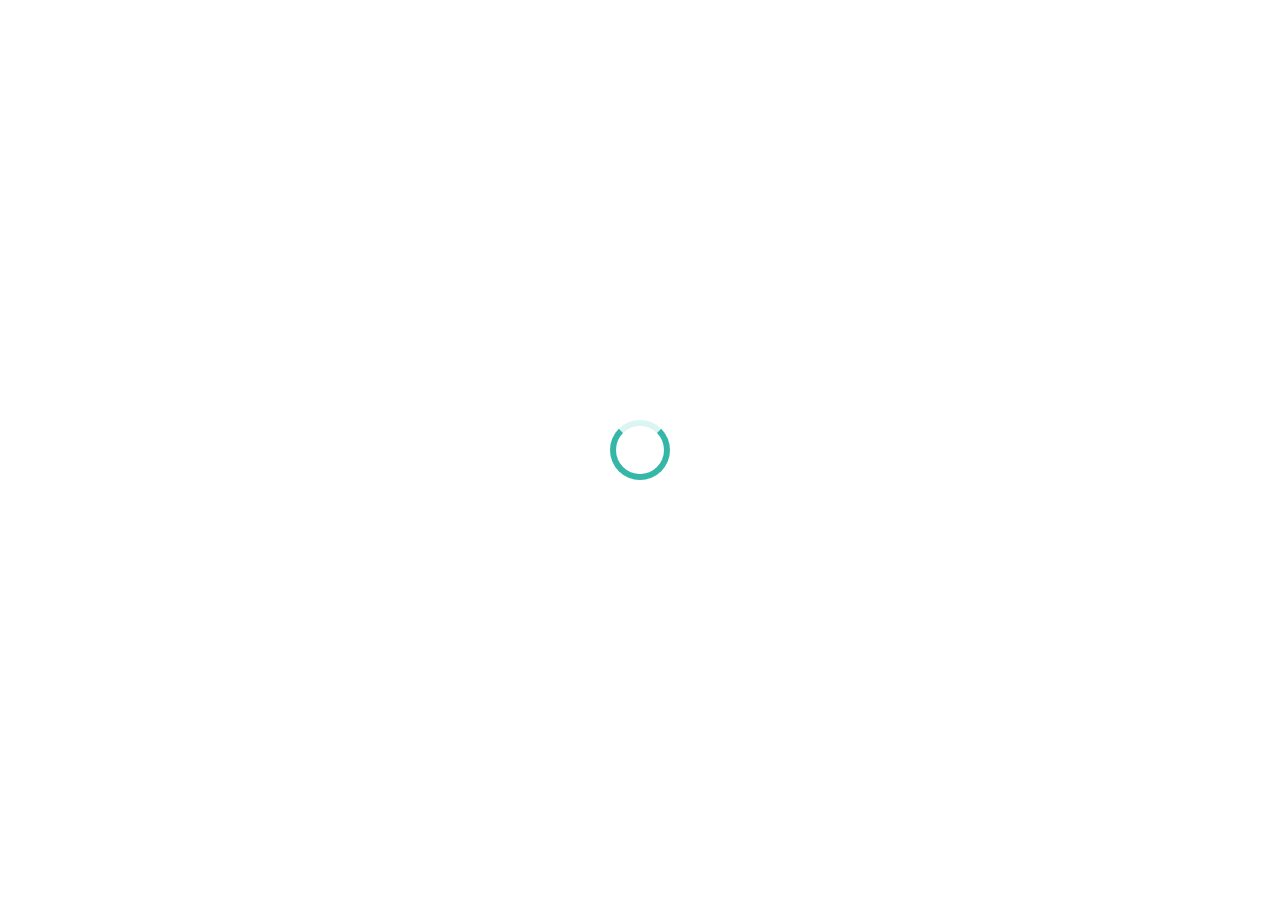
<file: portfolio-details.html>
<!doctype html>
<html lang="en">
    <head>
        <meta charset="utf-8" />
        <meta content="width=device-width, initial-scale=1.0" name="viewport" />

        <title>Portfolio Details</title>
        <meta content="" name="description" />
        <meta content="" name="keywords" />

        <!-- Favicons -->
        <link href="assets/img/favicon.png" rel="icon" />
        <link href="assets/img/apple-touch-icon.png" rel="apple-touch-icon" />

        <!-- Google Fonts -->
        <link
            href="https://fonts.googleapis.com/css?family=Open+Sans:300,300i,400,400i,600,600i,700,700i|Raleway:300,300i,400,400i,500,500i,600,600i,700,700i|Poppins:300,300i,400,400i,500,500i,600,600i,700,700i"
            rel="stylesheet"
        />

        <!-- Vendor CSS Files -->
        <link href="assets/vendor/aos/aos.css" rel="stylesheet" />
        <link
            href="assets/vendor/bootstrap/css/bootstrap.min.css"
            rel="stylesheet"
        />
        <link
            href="assets/vendor/bootstrap-icons/bootstrap-icons.css"
            rel="stylesheet"
        />
        <link
            href="assets/vendor/boxicons/css/boxicons.min.css"
            rel="stylesheet"
        />
        <link
            href="assets/vendor/glightbox/css/glightbox.min.css"
            rel="stylesheet"
        />
        <link
            href="assets/vendor/swiper/swiper-bundle.min.css"
            rel="stylesheet"
        />

        <!-- Template Main CSS File -->
        <link href="assets/css/style.css" rel="stylesheet" />
    </head>

    <body>
        <main id="main">
            <!-- ======= Portfolio Details Section ======= -->
            <section id="portfolio-details" class="portfolio-details">
                <div class="container">
                    <div class="row gy-4">
                        <div class="col-lg-8">
                            <div class="portfolio-details-slider swiper">
                                <div class="swiper-wrapper align-items-center">
                                    <div class="swiper-slide">
                                        <img
                                            src="assets/img/portfolio/portfolio-1.jpg"
                                            alt=""
                                        />
                                    </div>

                                    <div class="swiper-slide">
                                        <img
                                            src="assets/img/portfolio/portfolio-2.jpg"
                                            alt=""
                                        />
                                    </div>

                                    <div class="swiper-slide">
                                        <img
                                            src="assets/img/portfolio/portfolio-3.jpg"
                                            alt=""
                                        />
                                    </div>
                                </div>
                                <div class="swiper-pagination"></div>
                            </div>
                        </div>

                        <div class="col-lg-4">
                            <div class="portfolio-info">
                                <h3>Project information</h3>
                                <ul>
                                    <li>
                                        <strong>Category</strong>: Web design
                                    </li>
                                    <li>
                                        <strong>Client</strong>: ASU Company
                                    </li>
                                    <li>
                                        <strong>Project date</strong>: 01 March,
                                        2020
                                    </li>
                                    <li>
                                        <strong>Project URL</strong>:
                                        <a href="#">www.example.com</a>
                                    </li>
                                </ul>
                            </div>
                            <div class="portfolio-description">
                                <h2>This is an example of portfolio detail</h2>
                                <p>
                                    Autem ipsum nam porro corporis rerum. Quis
                                    eos dolorem eos itaque inventore commodi
                                    labore quia quia. Exercitationem repudiandae
                                    officiis neque suscipit non officia eaque
                                    itaque enim. Voluptatem officia accusantium
                                    nesciunt est omnis tempora consectetur
                                    dignissimos. Sequi nulla at esse enim cum
                                    deserunt eius.
                                </p>
                            </div>
                        </div>
                    </div>
                </div>
            </section>
            <!-- End Portfolio Details Section -->
        </main>
        <!-- End #main -->

        <div id="preloader"></div>
        <a
            href="#"
            class="back-to-top d-flex align-items-center justify-content-center"
            ><i class="bi bi-arrow-up-short"></i
        ></a>

        <!-- Vendor JS Files -->
        <script src="assets/vendor/purecounter/purecounter_vanilla.js"></script>
        <script src="assets/vendor/aos/aos.js"></script>
        <script src="assets/vendor/bootstrap/js/bootstrap.bundle.min.js"></script>
        <script src="assets/vendor/glightbox/js/glightbox.min.js"></script>
        <script src="assets/vendor/isotope-layout/isotope.pkgd.min.js"></script>
        <script src="assets/vendor/swiper/swiper-bundle.min.js"></script>
        <script src="assets/vendor/waypoints/noframework.waypoints.js"></script>
        <script src="assets/vendor/php-email-form/validate.js"></script>

        <!-- Template Main JS File -->
        <script src="assets/js/main.js"></script>
    </body>
</html>
</file>
<file: resume.html>
<!DOCTYPE html>
<html lang="en">

<head>
    <meta charset="utf-8">
    <meta content="width=device-width, initial-scale=1.0" name="viewport">

    <title>Resume - Jacob Rose</title>
    <meta content="" name="description">
    <meta content="" name="keywords">

    <!-- Favicons -->
    <link href="assets/img/favicon.png" rel="icon">
    <link href="assets/img/apple-touch-icon.png" rel="apple-touch-icon">

    <!-- Google Fonts -->
    <link
        href="https://fonts.googleapis.com/css?family=Open+Sans:300,300i,400,400i,600,600i,700,700i|Raleway:300,300i,400,400i,500,500i,600,600i,700,700i|Poppins:300,300i,400,400i,500,500i,600,600i,700,700i"
        rel="stylesheet">

    <!-- Vendor CSS Files -->
    <link href="assets/vendor/aos/aos.css" rel="stylesheet">
    <link href="assets/vendor/bootstrap/css/bootstrap.min.css" rel="stylesheet">
    <link href="assets/vendor/bootstrap-icons/bootstrap-icons.css" rel="stylesheet">
    <link href="assets/vendor/boxicons/css/boxicons.min.css" rel="stylesheet">
    <link href="assets/vendor/glightbox/css/glightbox.min.css" rel="stylesheet">
    <link href="assets/vendor/swiper/swiper-bundle.min.css" rel="stylesheet">

    <!-- Template Main CSS File -->
    <link href="assets/css/style.css" rel="stylesheet">

    <!-- =======================================================
  * Template Name: Kelly
  * Updated: Mar 10 2023 with Bootstrap v5.2.3
  * Template URL: https://bootstrapmade.com/kelly-free-bootstrap-cv-resume-html-template/
  * Author: BootstrapMade.com
  * License: https://bootstrapmade.com/license/
  ======================================================== -->
</head>

<body>

    <!-- ======= Header ======= -->
    <header id="header" class="fixed-top">
        <div class="container-fluid d-flex justify-content-between align-items-center">

            <h1 class="logo me-auto me-lg-0"><a href="index.html">Jacob Rose</a></h1>
            <!-- Uncomment below if you prefer to use an image logo -->
            <!-- <a href="index.html" class="logo"><img src="assets/img/logo.png" alt="" class="img-fluid"></a>-->

            <nav id="navbar" class="navbar order-last order-lg-0">
                <ul>
                    <li><a href="index.html">Home</a></li>
                    <li><a href="about.html">Portfolio</a></li>
                    <li><a class="active" href="resume.html">Resume</a></li>
                    <!-- <li><a href="services.html">Services</a></li> -->
                    <!-- <li><a href="portfolio.html">Portfolio</a></li> -->
                    <!-- <li><a href="contact.html">Contact</a></li> -->
                </ul>
                <i class="bi bi-list mobile-nav-toggle"></i>
            </nav><!-- .navbar -->

            <!-- <div class="header-social-links">
                <a href="#" class="twitter"><i class="bi bi-twitter"></i></a>
                <a href="#" class="facebook"><i class="bi bi-facebook"></i></a>
                <a href="#" class="instagram"><i class="bi bi-instagram"></i></a>
                <a href="#" class="linkedin"><i class="bi bi-linkedin"></i></i></a>
            </div> -->

        </div>

    </header><!-- End Header -->

    <main id="main">

        <!-- ======= Resume Section ======= -->
        <section id="resume" class="resume">
            <div class="container" data-aos="fade-up">

                <div class="section-title">
                    <h2>Resume</h2>
                    <p>jacobrose.info@gmail.com</p>
                    <p>Wilmington, NC</p>
                </div>

                <div class="row">
                    <div class="col-lg-6">
                        <h3 class="resume-title">Education</h3>
                        <div class="resume-item">
                            <h4>University of North Carolina at Chapel Hill</h4>
                            <h5>August 2022-Present</h5>
                            <p><em>Morehead-Cain Scholar Class of 2026</em></p>
                            <p><em>B.S. Biomedical Engineering</em></p>
                            <!-- <p>
                            <ul>
                                <li>Morehead-Cain Scholar Class of 2026</li>
                                <li>B.S. Biomedical Engineering</li>
                            </ul>
                            </p> -->
                        </div>

                        <div class="resume-item pb-0">
                            <h4>North Carolina School of Science and Mathematics</h4>
                            <h5>August 2020-May 2022</h5>
                        </div>

                        <h3 class="resume-title">Research</h3>
                        <div class="resume-item pb-0">
                            <h4>Independent Research Project</h4>
                            <p><em>NCSSM Research in Chemistry Program</em></p>
                            <p>Assembled and assayed a temperature-sensitive, variable density, biodegradable, and
                                bioactive 3d
                                printer filament for use in patient-
                                specific bone reconstructive implants.</p>
                            <p>
                            <ul>
                                <li>375 hours of lab research conducted</li>
                                <li>Publication: <em>Broad Street Scientific</em></li>
                                <ul>
                                    <li>Rose, J. A. (2022). Development of a bioactive, biodegradable, and variable-density 3D printer filament for patient-specific bone reconstructive implants. Broad Street Scientific, 11, 57–62. https://doi.org/https://issuu.com/ncssmedu/docs/bss_2022 </li>
                                </ul>
                                <li>Podium Presentations</li>
                                <ul>
                                    <li>2023 Piedmont Orthopedic Society Annual Meeting, Duke University.</li>
                                </ul>
                                <li>Awards</li>
                                <ul>
                                    <li>2023 Piedmont Orthopedic Society Chairman’s AV Award Honorable Mention</li>
                                    <li>2022 International Science and Engineering Fair: 4th Place Award in Biomedical
                                        Engineering</li>
                                    <li>2022 NC Science and Engineering Fair: 2nd Place in Biomedical Engineering</li>
                                    <li>2022 NC International Science Challenge Scholar (NCISC)</li>
                                </ul>
                            </ul>
                            </p>
                        </div>

                        <h3 class="resume-title">Professional Experience</h3>
                        <div class="resume-item">
                            <h4>Handspring SLC</h4>
                            <h5>Summer 2024</h5>
                            <p><em>Prosthetic Design Intern</em></p>
                            <!-- <p>Placeholder</p> -->
                            <p>
                            <ul>
                                <li>Designing and producing devices for upper and lower-limb patients.</li>
                                <li>Worked directly with patients to design for their goals – included ice climbing and mountain biking prosthetics.</li>
                            </ul>
                            </p>
                        </div>
                        <div class="resume-item">
                            <h4>TrackX Technology Incorporated</h4>
                            <h5>2024 - Present</h5>
                            <p><em>Product Development Intern</em></p>
                            <!-- <p>Placeholder</p> -->
                            <p>
                            <ul>
                                <li>3D modeling and 3D printing example medical instruments for use in operating room instruction.
                                </li>
                                <li>Gained experience in need assesments and design for specific applications.</li>
                            </ul>
                            </p>
                        </div>
                        <div class="resume-item pb-0">
                            <h4>Johns Hopkins & Morgan CARES</h4>
                            <h5>Summer 2023</h5>
                            <p><em>Public Health Internship</em></p>
                            <!-- <p>Placeholder</p> -->
                            <p>
                            <ul>
                                <li>Worked with CONNECT Team: Improving cardiovascular health in minority populations in
                                    Baltimore, MD.</li>
                                <li>Developed website layout for recieving and rapidly implementing stakeholder
                                    feedback. (<a href="www.bmoreconnect.org">www.bmoreconnect.org</a>)</li>
                            </ul>
                            </p>
                        </div>
                        <div class="resume-item pb-0">
                            <h4>Duke University Medical Center</h4>
                            <h5>May 21 - July 14, 2023</h5>
                            <p><em>Clinical Shadowing, 93.5 hours</em></p>
                            <!-- <p>Placeholder</p> -->
                            <p>
                            <ul>
                                <li>Attending: Dr. Malcolm DeBaun, Orthopaedic Trauma Surgeon</li>
                                <li>Observed a multitude of surgeries, including fibular neck fracture fixation,
                                    intramedullary nailing, allograft fracture repair, and severe trauma treatment due
                                    to motorvehicle accidents. Observed OR team collaboration during challenging trauma
                                    surgeries. </li>
                            </ul>
                            </p>
                        </div>


                        <div class="resume-last-item">
                            <h3 class="resume-title">Honors & Awards</h3>
                            <div class="resume-item">
                                <h4>International</h4>
                                <p>
                                <ul>
                                    <li>4th Place 2022 International Science and Engineering Fair: Biomedical
                                        Engineering
                                    </li>
                                    <li>1st Place 2021 International SeaPerch Robotics Competition</li>
                                    <li>7th Place 2019 International SeaPerch Robotics Competition</li>
                                    <li>1st Place 2018 International SeaPerch Robotics STEM Math Challenge</li>
                                </ul>
                                </p>
                            </div>
                            <div class="resume-item">
                                <h4>National</h4>
                                <p>
                                <ul>
                                    <li>Eagle Scout</em></li>
                                </ul>
                                </p>
                            </div>
                            <div class="resume-item">
                                <h4>State</h4>
                                <p>
                                <ul>
                                    <li>2021 North Carolina Science and Engineering Fair (NCSEF) State Finalist
                                    </li>
                                    <li>2021 Yale Science and Engineering Award</li>
                                    <li>2021 RICOH Sustainable Development Award</li>
                                </ul>
                                </p>
                            </div>
                        </div>
                    </div>
                    <div class="col-lg-6">
                        <h3 class="resume-title">Activities & Leadership</h3>
                        <div class="resume-item">
                            <h4>Nonprofit Board Technology Officer</h4>
                            <h5>2024 - Present</h5>
                            <p><em>The Helping Hand Project</em></p>
                            <p>
                            <ul>
                                <li>Design and 3D print prosthetic hands for children in need.</li>
                                <li>Lead design and organization efforts for multiple collegiate chapters.</li>
                            </ul>
                            </p>
                        </div>
                        <div class="resume-item">
                            <h4>Biomedical Engineering Department Ambassador</h4>
                            <h5>2024 - Present</h5>
                            <p><em>UNC Chapel Hill</em></p>
                            <p>
                            <ul>
                                <li>Represent the Joint UNC/NC State University BME program at program events and during tours.</li>
                            </ul>
                            </p>
                        </div>
                        <div class="resume-item">
                            <h4>Vice President, Design Team Chair</h4>
                            <h5>2022 - Present</h5>
                            <p><em>The Helping Hand Project at UNC</em></p>
                            <p>
                            <ul>
                                <li>Work directly with children and families to destigmatize limb differences.</li>
                                <li>Founded team to produce automated program for 3D printed prosthetic generation.</li>
                            </ul>
                            </p>
                        </div>
                        <div class="resume-item">
                            <h4>Chief Technical Officer</h4>
                            <h5>2022 - Present</h5>
                            <p><em>Carolina Adapts Toys for Children (CATCH)</em></p>
                            <p>
                            <ul>
                                <li>Researched and developed open-source accessible, 3D printable button design.</li>
                                <li>Research innovative ways to adapt toys.  Adapted a nerf gun to be used by special needs student.</li>
                            </ul>
                            </p>
                        </div>
                        <div class="resume-item">
                            <h4>Eagle Scout</h4>
                            <h5>2010 - Present</h5>
                            <p><em>Boy Scouts</em></p>
                            <p>
                            <ul>
                                <li>Eagle Scout Project: Developed 3D printable fidgets for children with special needs
                                    in schools.</li>
                                <li>Grew project by creating online resource for 3D printable sensory kit, downloaded
                                    over 2,000 times</li>
                            </ul>
                            </p>
                        </div>
                        <div class="resume-item">
                            <h4>Founder: Surfside Shack</h4>
                            <h5>2013 - Present</h5>
                            <p><em>Online Business</em></p>
                            <p>
                            <ul>
                                <li>Small business with philanthropic mission. Donate portion of every sale to
                                    nonprofit Surfers Healing.</li>
                                <li>Sell customizable 3D printed hiking maps, 3D printed campus maps, and shark tooth
                                    necklaces.</li>
                                <li>Business Websites: <a href="https://philmontmaps.com/">philmontmaps.com</a> & <a
                                        href="https://www.etsy.com/shop/SurfsideShack">surfsideshack.etsy.com</a></li>
                            </ul>
                            </p>
                        </div>
                        <div class="resume-item">
                            <h4>Founder: 3D Sensory Tools</h4>
                            <h5>2021 - Present</h5>
                            <p><em>Nonprofit</em></p>
                            <p>
                            <ul>
                                <li>Nonprofit organization bringing sensory tools and 3D printing to students.</li>
                                <li>Website with open source designs: <a
                                        href="https://www.thingiverse.com/jrose317/designs">Thingiverse</a></li>
                            </ul>
                            </p>
                        </div>
                        <div class="resume-item">
                            <h4>Lead Engineer, Captain</h4>
                            <h5>2016 - 2022</h5>
                            <p><em>Seaperch Underwater Robotics Competition</em></p>
                            <p>
                            <ul>
                                <li>Designed a 3D printed Remotely Operated Vehicle to compete in underwater challenges.
                                </li>
                            </ul>
                            </p>
                        </div>
                    </div>
                </div>

            </div>
        </section><!-- End Resume Section -->

    </main><!-- End #main -->

    <!-- ======= Footer ======= -->
    <footer id="footer">
        <div class="container">
            <div class="credits">

                Designed by
                Jacob Rose
            </div>
        </div>
    </footer>
    <!-- End  Footer -->

    <div id="preloader"></div>
    <a href="#" class="back-to-top d-flex align-items-center justify-content-center"><i
            class="bi bi-arrow-up-short"></i></a>

    <!-- Vendor JS Files -->
    <script src="assets/vendor/purecounter/purecounter_vanilla.js"></script>
    <script src="assets/vendor/aos/aos.js"></script>
    <script src="assets/vendor/bootstrap/js/bootstrap.bundle.min.js"></script>
    <script src="assets/vendor/glightbox/js/glightbox.min.js"></script>
    <script src="assets/vendor/isotope-layout/isotope.pkgd.min.js"></script>
    <script src="assets/vendor/swiper/swiper-bundle.min.js"></script>
    <script src="assets/vendor/waypoints/noframework.waypoints.js"></script>
    <script src="assets/vendor/php-email-form/validate.js"></script>

    <!-- Template Main JS File -->
    <script src="assets/js/main.js"></script>

</body>

</html>
</file>
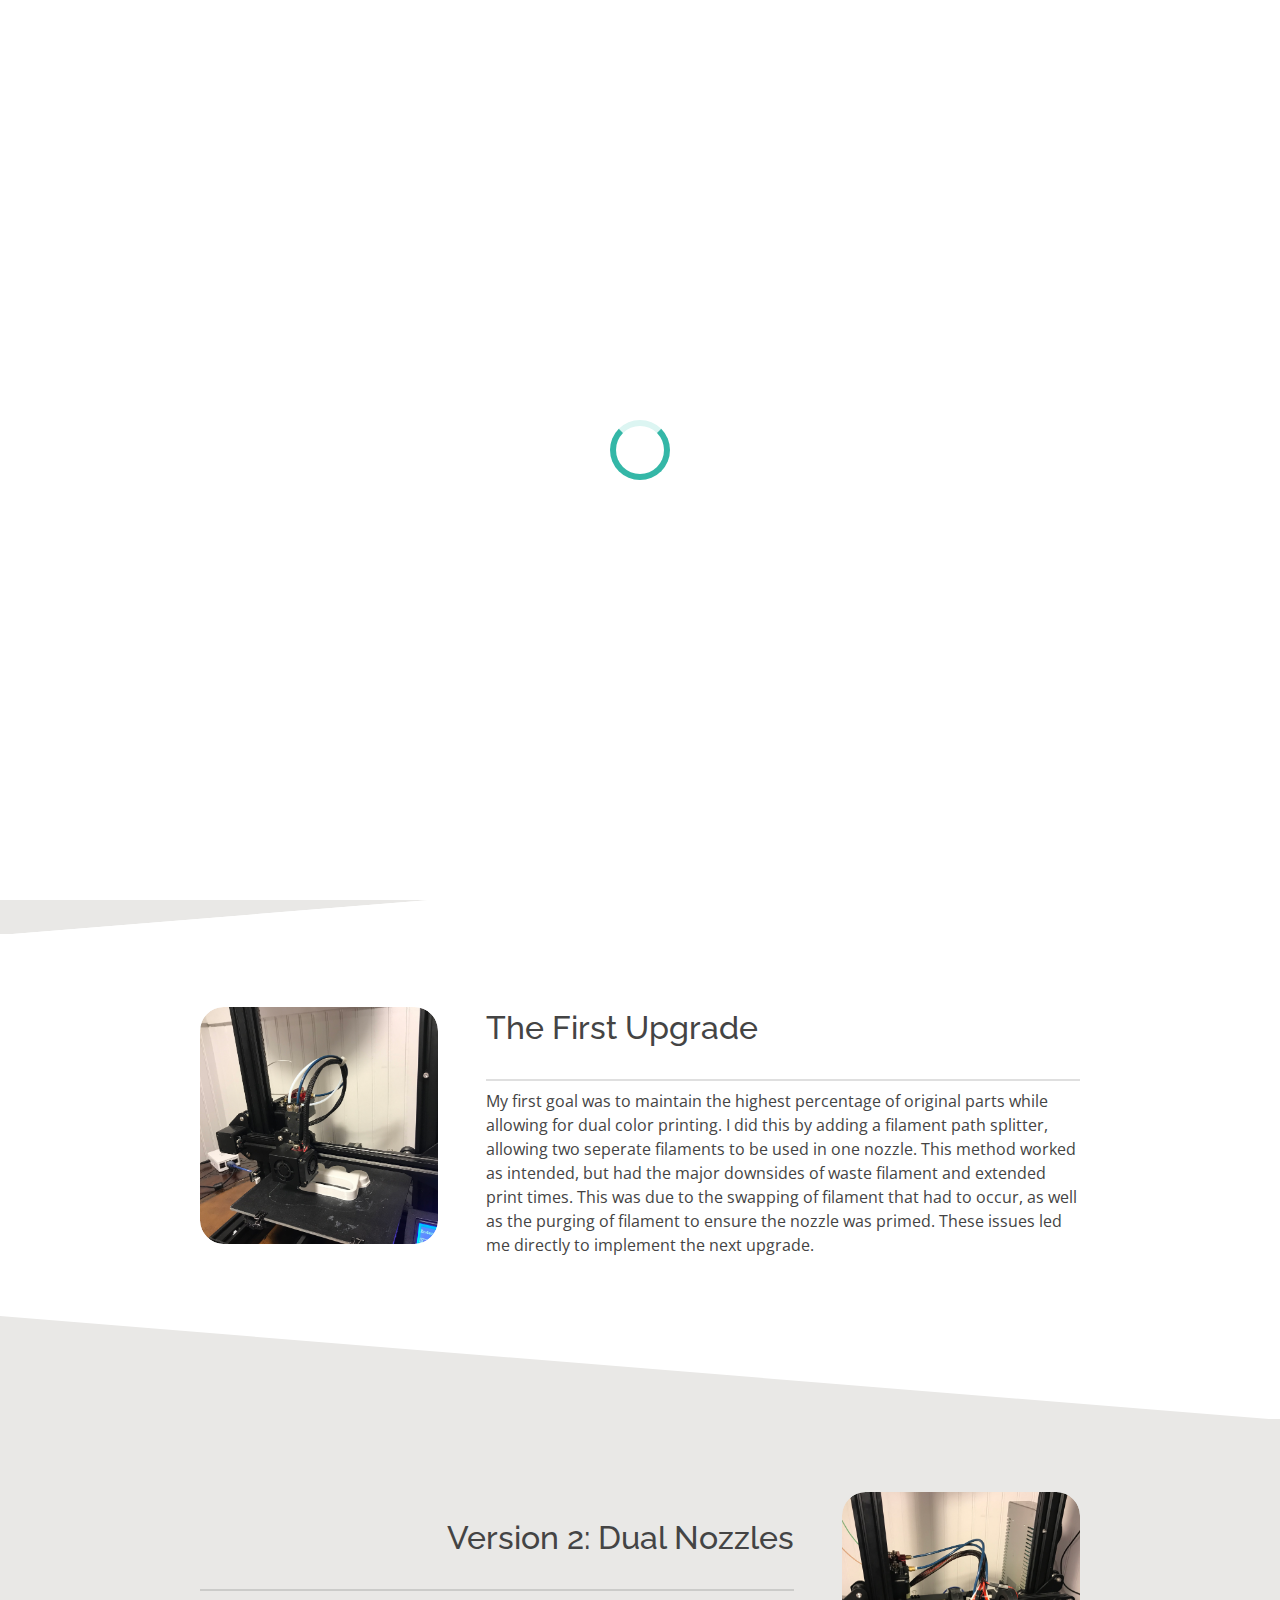
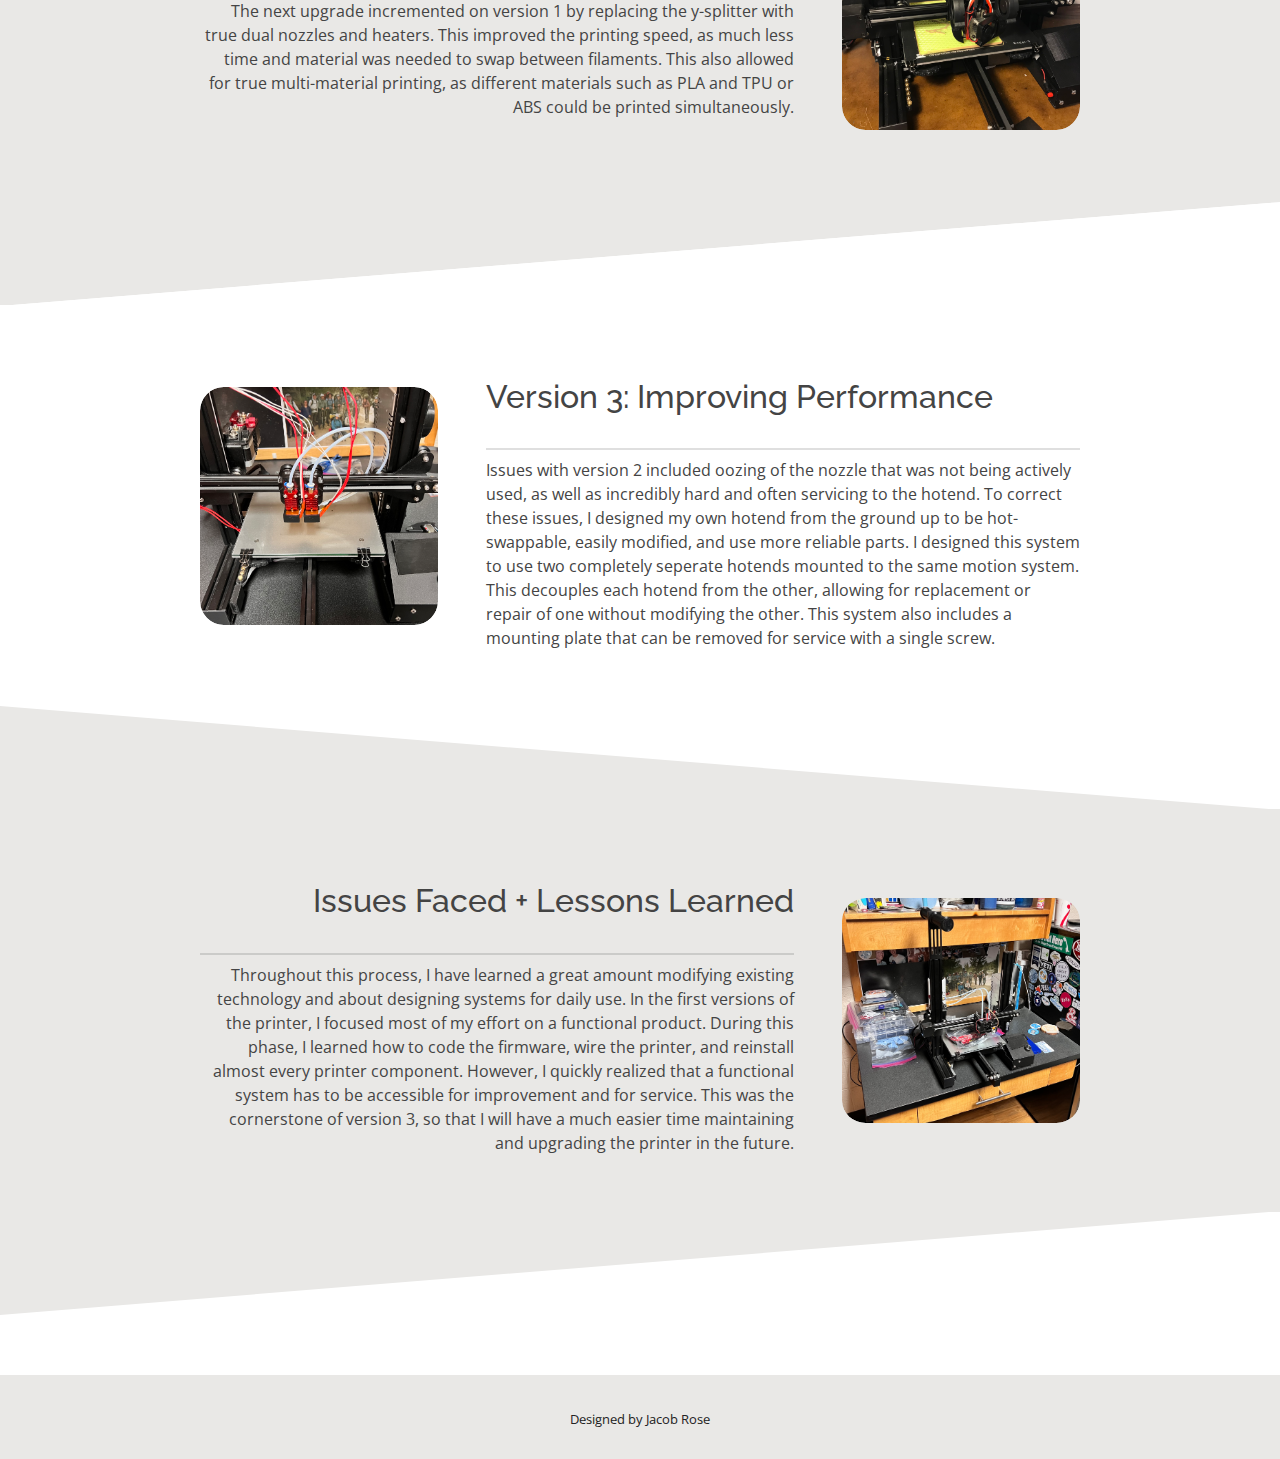
<file: Upgrading Printers Story.html>
<!doctype html>
<html lang="en">

<head>
    <meta charset="utf-8" />
    <meta content="width=device-width, initial-scale=1.0" name="viewport" />

    <title>Upgrading Printers Story</title>
    <meta content="" name="description" />
    <meta content="" name="keywords" />

    <!-- Favicons -->
    <link href="assets/img/favicon.png" rel="icon" />
    <link href="assets/img/apple-touch-icon.png" rel="apple-touch-icon" />

    <!-- Google Fonts -->
    <link
        href="https://fonts.googleapis.com/css?family=Open+Sans:300,300i,400,400i,600,600i,700,700i|Raleway:300,300i,400,400i,500,500i,600,600i,700,700i|Poppins:300,300i,400,400i,500,500i,600,600i,700,700i"
        rel="stylesheet" />

    <!-- Vendor CSS Files -->
    <link href="assets/vendor/aos/aos.css" rel="stylesheet" />
    <link href="assets/vendor/bootstrap/css/bootstrap.min.css" rel="stylesheet" />
    <link href="assets/vendor/bootstrap-icons/bootstrap-icons.css" rel="stylesheet" />
    <link href="assets/vendor/boxicons/css/boxicons.min.css" rel="stylesheet" />
    <link href="assets/vendor/glightbox/css/glightbox.min.css" rel="stylesheet" />
    <link href="assets/vendor/swiper/swiper-bundle.min.css" rel="stylesheet" />

    <!-- Template Main CSS File -->
    <link href="assets/css/style.css" rel="stylesheet" />

    <link href="https://use.fontawesome.com/releases/v5.7.2/css/all.css" rel="stylesheet" />
</head>

<body>
    <!-- ======= Header ======= -->
    <header id="header" class="fixed-top">
        <div class="container-fluid d-flex justify-content-between align-items-center">
            <h1 class="logo me-lg-0 me-auto">
                <a href="index.html">Jacob Rose</a>
            </h1>
            <!-- Uncomment below if you prefer to use an image logo -->
            <!-- <a href="index.html" class="logo"><img src="assets/img/logo.png" alt="" class="img-fluid"></a>-->

            <nav id="navbar" class="navbar order-lg-0 order-last">
                <ul>
                    <li><a href="index.html">Home</a></li>
                    <li>
                        <a class="active" href="about.html">Portfolio</a>
                    </li>
                    <li><a href="resume.html">Resume</a></li>
                    <!-- <li><a href="services.html">Services</a></li> -->
                    <!-- <li><a href="portfolio.html">Portfolio</a></li> -->
                    <!-- <li><a href="contact.html">Contact</a></li> -->
                </ul>
                <i class="bi bi-list mobile-nav-toggle"></i>
            </nav>
            <!-- .navbar -->

            <!-- <div class="header-social-links">
                    <a href="#" class="twitter"><i class="bi bi-twitter"></i></a>
                <a href="#" class="facebook"><i class="bi bi-facebook"></i></a>
                <a href="#" class="instagram"><i class="bi bi-instagram"></i></a>
                <a href="#" class="linkedin"><i class="bi bi-linkedin"></i></i></a>
                </div> -->
        </div>
    </header>
    <!-- End Header -->

    <main id="main">
        <!-- ======= About Section ======= -->
        <section id="about" class="about">
            <div class="container" data-aos="fade-up">
                <div class="section-title">
                    <h2>Upgrading my Personal 3D Printers</h2>
                    <p>
                        As I outgrew the restraints of my original 3D
                        printer I bought in 8th grade, I decided to upgrade
                        rather than buy new machines, as dual material 3D
                        printers had not been developed that were cheap
                        enough for me to use and worked reliably. I
                        completely overhauled the mechanics, wiring, and
                        firmware of the machine.
                    </p>
                </div>
            </div>
        </section>
        <!-- End About Section -->

        <!-- Wrapper -->
        <section id="wrapper">
            <!-- One -->
            <section id="two" class="wrapper alt spotlight style2">
                <div class="inner">
                    <img class="image" src="assets/img/philmont maps dual color.jpg" alt="" />
                    <div class="content">
                        <h2 class="major">Motivation</h2>
                        <p>
                            Almost all consumer grade 3D printers at the
                            time were limited to a single nozzle with one
                            filament. This was an issue for me, as I had
                            recently started designing and printing my 3D
                            topographical maps, which needed at least two
                            colors to be usable. To achieve this goal, I
                            began the process of designing and 3D printing
                            upgrade parts and overhauling the cicuitry of my
                            printer.
                        </p>
                    </div>
                </div>
            </section>

            <!-- Two -->
            <section id="three" class="wrapper spotlight style3">
                <div class="inner">
                    <a href="#" class="image"><img src="assets/img/step 1 printer.jpg" alt="" /></a>
                    <div class="content">
                        <h2 class="major">The First Upgrade</h2>
                        <p>
                            My first goal was to maintain the highest
                            percentage of original parts while allowing for
                            dual color printing. I did this by adding a
                            filament path splitter, allowing two seperate
                            filaments to be used in one nozzle. This method
                            worked as intended, but had the major downsides
                            of waste filament and extended print times. This
                            was due to the swapping of filament that had to
                            occur, as well as the purging of filament to
                            ensure the nozzle was primed. These issues led
                            me directly to implement the next upgrade.
                        </p>
                    </div>
                </div>
            </section>

            <!-- Three -->
            <section id="two" class="wrapper alt spotlight style2">
                <div class="inner">
                    <a href="#" class="image"><img src="assets/img/dual nozzle printer.jpg" alt="" /></a>
                    <div class="content">
                        <h2 class="major">Version 2: Dual Nozzles</h2>
                        <p>
                            The next upgrade incremented on version 1 by
                            replacing the y-splitter with true dual nozzles
                            and heaters. This improved the printing speed,
                            as much less time and material was needed to
                            swap between filaments. This also allowed for
                            true multi-material printing, as different
                            materials such as PLA and TPU or ABS could be
                            printed simultaneously.
                        </p>
                    </div>
                </div>
            </section>

            <!-- Four -->
            <section id="three" class="wrapper spotlight style3">
                <div class="inner">
                    <a href="#" class="image"><img src="assets/img/Uprading Printer V3.jpg" alt="" /></a>
                    <div class="content">
                        <h2 class="major">
                            Version 3: Improving Performance
                        </h2>
                        <p>
                            Issues with version 2 included oozing of the
                            nozzle that was not being actively used, as well
                            as incredibly hard and often servicing to the
                            hotend. To correct these issues, I designed my
                            own hotend from the ground up to be
                            hot-swappable, easily modified, and use more
                            reliable parts. I designed this system to use
                            two completely seperate hotends mounted to the
                            same motion system. This decouples each hotend
                            from the other, allowing for replacement or
                            repair of one without modifying the other. This
                            system also includes a mounting plate that can
                            be removed for service with a single screw.
                        </p>
                    </div>
                </div>
            </section>

            <!-- Five -->
            <section id="two" class="wrapper alt spotlight style2">
                <div class="inner">
                    <a href="#" class="image"><img src="assets/img/Finished printer.jpg" alt="" /></a>
                    <div class="content">
                        <h2 class="major">Issues Faced + Lessons Learned</h2>
                        <p>
                            Throughout this process, I have learned a great amount modifying existing technology and
                            about designing systems for daily use. In the first versions of the printer, I focused most
                            of my effort on a functional product. During this phase, I learned how to code the firmware,
                            wire the printer, and reinstall almost every printer component. However, I quickly realized
                            that a functional system has to be accessible for improvement and for service. This was the
                            cornerstone of version 3, so that I will have a much easier time maintaining and upgrading
                            the printer in the future.
                        </p>
                    </div>
                </div>
                <!-- </section>

                <!-- Six -->
                <!-- <section id="three" class="wrapper spotlight style3">
                    <div class="inner">
                        <a href="#" class="image"><img src="assets/img/Macro Photo Research.jpg" alt="" /></a>
                        <div class="content">
                            <h2 class="major">Example Implant</h2>
                            <p>
                                To showcase the effectiveness of this composite
                                material, I printed this test piece. Both macro
                                and micro structure control can be observed, due
                                to the utility of the 3D printer in controling
                                the macrostructure and the filament foaming
                                controling microstructure. Solid outer rings can
                                be observed, with a foamed and patterned inner
                                core. This closely imitates bone and provides
                                excellent surfaces for bony ingrowth.
                            </p>
                        </div>
                    </div>
                </section> -->
            </section>
    </main>
    <!-- End #main -->

    <!-- ======= Footer ======= -->
    <footer id="footer">
        <div class="container">
            <div class="credits">

                Designed by
                Jacob Rose
            </div>
        </div>
    </footer>
    <!-- End  Footer -->

    <div id="preloader"></div>
    <a href="#" class="back-to-top d-flex align-items-center justify-content-center"><i
            class="bi bi-arrow-up-short"></i></a>

    <!-- Vendor JS Files -->
    <script src="assets/vendor/purecounter/purecounter_vanilla.js"></script>
    <script src="assets/vendor/aos/aos.js"></script>
    <script src="assets/vendor/bootstrap/js/bootstrap.bundle.min.js"></script>
    <script src="assets/vendor/glightbox/js/glightbox.min.js"></script>
    <script src="assets/vendor/isotope-layout/isotope.pkgd.min.js"></script>
    <script src="assets/vendor/swiper/swiper-bundle.min.js"></script>
    <script src="assets/vendor/waypoints/noframework.waypoints.js"></script>
    <script src="assets/vendor/php-email-form/validate.js"></script>

    <!-- Template Main JS File -->
    <script src="assets/js/main.js"></script>
</body>

</html>
</file>
<file: assets/css/style.css>
/**
* Template Name: Kelly
* Updated: Mar 10 2023 with Bootstrap v5.2.3
* Template URL: https://bootstrapmade.com/kelly-free-bootstrap-cv-resume-html-template/
* Author: BootstrapMade.com
* License: https://bootstrapmade.com/license/
*/

/*--------------------------------------------------------------
# General
--------------------------------------------------------------*/
body {
    font-family: "Open Sans", sans-serif;
    color: #444444;
}

a {
    color: #34b7a7;
    text-decoration: none;
}

a:hover {
    color: #51cdbe;
    text-decoration: none;
}

h1,
h2,
h3,
h4,
h5,
h6 {
    font-family: "Raleway", sans-serif;
}

#main {
    margin-top: 50px;
}

@media (max-width: 992px) {
    #main {
        margin-top: 30px;
    }
}

/*--------------------------------------------------------------
# Preloader
--------------------------------------------------------------*/
#preloader {
    position: fixed;
    top: 0;
    left: 0;
    right: 0;
    bottom: 0;
    z-index: 9999;
    overflow: hidden;
    background: #fff;
}

#preloader:before {
    content: "";
    position: fixed;
    top: calc(50% - 30px);
    left: calc(50% - 30px);
    border: 6px solid #34b7a7;
    border-top-color: #dcf5f2;
    border-radius: 50%;
    width: 60px;
    height: 60px;
    animation: animate-preloader 1s linear infinite;
}

@keyframes animate-preloader {
    0% {
        transform: rotate(0deg);
    }

    100% {
        transform: rotate(360deg);
    }
}

/*--------------------------------------------------------------
# Back to top button
--------------------------------------------------------------*/
.back-to-top {
    position: fixed;
    visibility: hidden;
    opacity: 0;
    right: 15px;
    bottom: 15px;
    z-index: 996;
    background: #34b7a7;
    width: 40px;
    height: 40px;
    border-radius: 50px;
    transition: all 0.4s;
}

.back-to-top i {
    font-size: 24px;
    color: #fff;
    line-height: 0;
}

.back-to-top:hover {
    background: #49cbbb;
    color: #fff;
}

.back-to-top.active {
    visibility: visible;
    opacity: 1;
}

/*--------------------------------------------------------------
# Header
--------------------------------------------------------------*/
#header {
    background: #e9e8e6;
    box-shadow: 0px 0px 25px 0 rgba(0, 0, 0, 0.08);
    z-index: 997;
    padding: 15px 0;
}

#header .logo {
    font-size: 32px;
    margin: 0;
    padding: 0;
    line-height: 1;
    font-weight: 400;
    letter-spacing: 2px;
    text-transform: uppercase;
}

#header .logo a {
    color: #222222;
}

#header .logo img {
    max-height: 40px;
}

@media (max-width: 992px) {
    #header .logo {
        font-size: 28px;
    }
}

/*--------------------------------------------------------------
# Header Social Links
--------------------------------------------------------------*/
.header-social-links {
    padding-right: 15px;
}

.header-social-links a {
    color: #6f6f6f;
    padding-left: 6px;
    display: inline-block;
    line-height: 0px;
    transition: 0.3s;
    font-size: 16px;
}

.header-social-links a:hover {
    color: #34b7a7;
}

/*--------------------------------------------------------------
# Navigation Menu
--------------------------------------------------------------*/
/**
* Desktop Navigation
*/
.navbar {
    padding: 0;
}

.navbar ul {
    margin: 0;
    padding: 0;
    display: flex;
    list-style: none;
    align-items: center;
}

.navbar li {
    position: relative;
    padding: 10px 0 10px 28px;
}

.navbar a,
.navbar a:focus {
    display: flex;
    align-items: center;
    justify-content: space-between;
    font-family: "Raleway", sans-serif;
    font-size: 15px;
    font-weight: 600;
    color: #888888;
    white-space: nowrap;
    transition: 0.3s;
    position: relative;
}

.navbar a i,
.navbar a:focus i {
    font-size: 12px;
    line-height: 0;
    margin-left: 5px;
}

.navbar > ul > li > a:before {
    content: "";
    position: absolute;
    width: 0;
    height: 2px;
    bottom: -5px;
    left: 0;
    background-color: #34b7a7;
    visibility: hidden;
    width: 0px;
    transition: all 0.3s ease-in-out 0s;
}

.navbar a:hover:before,
.navbar li:hover > a:before,
.navbar .active:before {
    visibility: visible;
    width: 25px;
}

.navbar a:hover,
.navbar .active,
.navbar .active:focus,
.navbar li:hover > a {
    color: #222222;
}

.navbar .dropdown ul {
    display: block;
    position: absolute;
    left: 14px;
    top: calc(100% + 30px);
    margin: 0;
    padding: 10px 0;
    z-index: 99;
    opacity: 0;
    visibility: hidden;
    background: #fff;
    box-shadow: 0px 0px 30px rgba(127, 137, 161, 0.25);
    transition: 0.3s;
    border-radius: 4px;
}

.navbar .dropdown ul li {
    min-width: 200px;
    padding: 0;
}

.navbar .dropdown ul a {
    padding: 10px 20px;
    font-size: 15px;
    text-transform: none;
    font-weight: 600;
}

.navbar .dropdown ul a i {
    font-size: 12px;
}

.navbar .dropdown ul a:hover,
.navbar .dropdown ul .active:hover,
.navbar .dropdown ul li:hover > a {
    color: #34b7a7;
}

.navbar .dropdown:hover > ul {
    opacity: 1;
    top: 100%;
    visibility: visible;
}

.navbar .dropdown .dropdown ul {
    top: 0;
    left: calc(100% - 30px);
    visibility: hidden;
}

.navbar .dropdown .dropdown:hover > ul {
    opacity: 1;
    top: 0;
    left: 100%;
    visibility: visible;
}

@media (max-width: 1366px) {
    .navbar .dropdown .dropdown ul {
        left: -90%;
    }

    .navbar .dropdown .dropdown:hover > ul {
        left: -100%;
    }
}

/**
* Mobile Navigation
*/
.mobile-nav-toggle {
    color: #222222;
    font-size: 28px;
    cursor: pointer;
    display: none;
    line-height: 0;
    transition: 0.5s;
}

.mobile-nav-toggle.bi-x {
    color: #fff;
}

@media (max-width: 991px) {
    .mobile-nav-toggle {
        display: block;
    }

    .navbar ul {
        display: none;
    }
}

.navbar-mobile {
    position: fixed;
    overflow: hidden;
    top: 0;
    right: 0;
    left: 0;
    bottom: 0;
    background: rgba(9, 9, 9, 0.9);
    transition: 0.3s;
    z-index: 999;
}

.navbar-mobile .mobile-nav-toggle {
    position: absolute;
    top: 15px;
    right: 15px;
}

.navbar-mobile ul {
    display: block;
    position: absolute;
    top: 55px;
    right: 15px;
    bottom: 15px;
    left: 15px;
    padding: 10px 0;
    border-radius: 10px;
    background-color: #fff;
    overflow-y: auto;
    transition: 0.3s;
}

.navbar-mobile a,
.navbar-mobile a:focus {
    font-size: 15px;
    padding-right: 15px;
    color: #222222;
}

.navbar-mobile a:hover,
.navbar-mobile .active,
.navbar-mobile li:hover > a {
    color: #34b7a7;
}

.navbar-mobile .getstarted,
.navbar-mobile .getstarted:focus {
    margin: 15px;
}

.navbar-mobile .dropdown ul {
    position: static;
    display: none;
    margin: 10px 20px;
    padding: 10px 0;
    z-index: 99;
    opacity: 1;
    visibility: visible;
    background: #fff;
    box-shadow: 0px 0px 30px rgba(127, 137, 161, 0.25);
}

.navbar-mobile .dropdown ul li {
    min-width: 200px;
}

.navbar-mobile .dropdown ul a {
    padding: 10px 20px;
}

.navbar-mobile .dropdown ul a i {
    font-size: 12px;
}

.navbar-mobile .dropdown ul a:hover,
.navbar-mobile .dropdown ul .active:hover,
.navbar-mobile .dropdown ul li:hover > a {
    color: #34b7a7;
}

.navbar-mobile .dropdown > .dropdown-active {
    display: block;
}

/*--------------------------------------------------------------
# Hero Section
--------------------------------------------------------------*/
#hero {
    width: 100%;
    height: 100vh;
    background: url("../img/hero-bg.jpg") top right;
    background-size: cover;
}

#hero .container {
    padding-top: 70px;
    position: relative;
}

@media (max-width: 992px) {
    #hero .container {
        padding-top: 58px;
    }
}

#hero h1 {
    margin: 0;
    font-size: 48px;
    font-weight: 700;
    line-height: 56px;
    color: #222222;
}

#hero h2 {
    color: #6f6f6f;
    margin: 10px 0 0 0;
    font-size: 22px;
}

#hero .btn-about {
    font-family: "Raleway", sans-serif;
    text-transform: uppercase;
    font-weight: 600;
    font-size: 12px;
    letter-spacing: 1px;
    display: inline-block;
    padding: 12px 40px;
    border-radius: 50px;
    transition: 0.5s;
    margin-top: 30px;
    color: #fff;
    background: #34b7a7;
}

#hero .btn-about:hover {
    background: #3dc8b7;
}

@media (min-width: 1024px) {
    #hero {
        background-attachment: fixed;
    }
}

@media (max-width: 992px) {
    #hero:before {
        content: "";
        background: rgba(255, 255, 255, 0.8);
        position: absolute;
        bottom: 0;
        top: 0;
        left: 0;
        right: 0;
    }

    #hero h1 {
        font-size: 28px;
        line-height: 36px;
    }

    #hero h2 {
        font-size: 18px;
        line-height: 24px;
    }
}

/*--------------------------------------------------------------
# Sections General
--------------------------------------------------------------*/
section {
    padding: 60px 0;
}

.section-bg {
    background-color: #e7f8f6;
}

.section-title {
    text-align: center;
    padding-bottom: 30px;
}

.section-title h2 {
    font-size: 32px;
    font-weight: bold;
    text-transform: uppercase;
    margin-bottom: 20px;
    padding-bottom: 20px;
    position: relative;
}

.section-title h2::after {
    content: "";
    position: absolute;
    display: block;
    width: 50px;
    height: 3px;
    background: #34b7a7;
    bottom: 0;
    left: calc(50% - 25px);
}

.section-title p {
    margin-bottom: 0;
}

/*--------------------------------------------------------------
# Cta
--------------------------------------------------------------*/
.cta {
    background:
        linear-gradient(rgba(0, 0, 0, 0.6), rgba(0, 0, 0, 0.6)),
        url("../img/bg-1.jpg") fixed center center;
    background-size: cover;
    padding: 80px 0;
}

.cta h3 {
    color: #fff;
    font-size: 28px;
    font-weight: 700;
}

.cta p {
    color: #fff;
}

.cta .cta-btn {
    font-family: "Raleway", sans-serif;
    text-transform: uppercase;
    font-weight: 500;
    font-size: 16px;
    letter-spacing: 1px;
    display: inline-block;
    padding: 8px 20px;
    border-radius: 2px;
    transition: 0.5s;
    margin: 10px;
    border: 2px solid #fff;
    color: #fff;
}

.cta .cta-btn:hover {
    background: #34b7a7;
    border: 2px solid #34b7a7;
}

@media (max-width: 1024px) {
    .cta {
        background-attachment: scroll;
    }
}

@media (min-width: 769px) {
    .cta .cta-btn-container {
        display: flex;
        align-items: center;
        justify-content: flex-end;
    }
}

/*--------------------------------------------------------------
# About
--------------------------------------------------------------*/
.about {
    padding-bottom: 0;
}

.about .content h3 {
    font-weight: 700;
    font-size: 26px;
    color: #555555;
}

.about .content ul {
    list-style: none;
    padding: 0;
}

.about .content ul li {
    padding-bottom: 10px;
}

.about .content ul i {
    font-size: 20px;
    padding-right: 2px;
    color: #34b7a7;
}

.about .content p:last-child {
    margin-bottom: 0;
}

/*--------------------------------------------------------------
# Skills
--------------------------------------------------------------*/
.skills .progress {
    height: 60px;
    display: block;
    background: none;
    border-radius: 0;
}

.skills .progress .skill {
    padding: 10px 0;
    margin: 0 0 6px 0;
    text-transform: uppercase;
    display: block;
    font-weight: 600;
    font-family: "Poppins", sans-serif;
    color: #222222;
}

.skills .progress .skill .val {
    float: right;
    font-style: normal;
}

.skills .progress-bar-wrap {
    background: #f3f3f3;
}

.skills .progress-bar {
    width: 1px;
    height: 10px;
    transition: 0.9s;
    background-color: #34b7a7;
}

/* Added code*/

/* Wrapper */

#wrapper > header {
    padding: 11em 0 2.25em 0;
}

#wrapper > header .inner {
    margin: 0 auto;
    width: 55em;
}

#wrapper > header h2 {
    border-bottom: solid 2px rgba(255, 255, 255, 0.125);
    font-size: 2em;
    margin-bottom: 0.8em;
    padding-bottom: 0.4em;
}

#wrapper > header p {
    font-family: Raleway, Helvetica, sans-serif;
    font-size: 1em;
    font-weight: 200;
    letter-spacing: 0.1em;
    line-height: 2;
    text-transform: uppercase;
}

@media screen and (max-width: 1280px) {
    #wrapper > header {
        padding: 9em 0 6.25em 0;
        background-color: #2e3141;
        background-image: linear-gradient(
                to top,
                rgba(255, 255, 255, 0.8),
                rgba(46, 49, 65, 0.8)
            ),
            url("../../images/bg.jpg");
        background-size: auto, cover;
        background-position:
            center,
            0% 30%;
        margin-bottom: -6.5em;
    }
}

@media screen and (max-width: 980px) {
    #wrapper > header {
        padding: 11em 3em 7.375em 3em;
        background-size: auto, cover;
        background-position:
            center,
            0% 0%;
        margin-bottom: -4.75em;
    }

    #wrapper > header .inner {
        width: 100%;
    }
}

@media screen and (max-width: 736px) {
    #wrapper > header {
        padding: 6.5em 2em 3em 2em;
        background-size: auto, 125%;
        margin-bottom: -2.5em;
    }

    #wrapper > header h2 {
        font-size: 1.25em;
    }

    #wrapper > header p {
        font-size: 0.8em;
    }
}

.wrapper {
    padding: 1.5em !important;
}

.wrapper {
    background-color: #2e3141;
    margin: 6.5em 0;
    position: relative;
}

.wrapper:before,
.wrapper:after {
    background-image: url("data:image/svg+xml;charset=utf8,%3Csvg xmlns='http://www.w3.org/2000/svg' width='100' height='100' viewBox='0 0 100 100' preserveAspectRatio='none'%3E%3Cpolygon points='0,100 100,0 100,100' style='fill:%232e3141%3B' /%3E%3C/svg%3E");
}

.wrapper:before {
    box-shadow:
        inset 0 -1px 0 0 #2e3141,
        0 1px 0 0 #2e3141;
}

.wrapper:after {
    box-shadow:
        inset 0 -1px 0 0 #2e3141,
        0 1px 0 0 #2e3141;
}

.wrapper:before,
.wrapper:after {
    background-repeat: no-repeat;
    background-size: 100% 100%;
    content: "";
    display: block;
    height: 6.5em;
    position: absolute;
    width: 100%;
}

.wrapper:before {
    left: 0;
    top: -6.5em;
}

.wrapper:after {
    -moz-transform: scaleY(-1);
    -webkit-transform: scaleY(-1);
    -ms-transform: scaleY(-1);
    transform: scaleY(-1);
    bottom: -6.5em;
    left: 0;
}

.wrapper.alt:before {
    -moz-transform: scaleX(-1);
    -webkit-transform: scaleX(-1);
    -ms-transform: scaleX(-1);
    transform: scaleX(-1);
}

.wrapper.alt:after {
    -moz-transform: scaleY(-1) scaleX(-1);
    -webkit-transform: scaleY(-1) scaleX(-1);
    -ms-transform: scaleY(-1) scaleX(-1);
    transform: scaleY(-1) scaleX(-1);
}

.wrapper .inner {
    padding: 3em 0 1em 0;
    margin: 0 auto;
    width: 55em;
}

.wrapper.style2 {
    background-color: #353849;
}

.wrapper.style2:before,
.wrapper.style2:after {
    background-image: url("data:image/svg+xml;charset=utf8,%3Csvg xmlns='http://www.w3.org/2000/svg' width='100' height='100' viewBox='0 0 100 100' preserveAspectRatio='none'%3E%3Cpolygon points='0,100 100,0 100,100' style='fill:%23353849%3B' /%3E%3C/svg%3E");
}

.wrapper.style2:before {
    box-shadow:
        inset 0 -1px 0 0 #353849,
        0 1px 0 0 #353849;
}

.wrapper.style2:after {
    box-shadow:
        inset 0 -1px 0 0 #353849,
        0 1px 0 0 #353849;
}

.wrapper.style3 {
    background-color: #3d4051;
}

.wrapper.style3:before,
.wrapper.style3:after {
    background-image: url("data:image/svg+xml;charset=utf8,%3Csvg xmlns='http://www.w3.org/2000/svg' width='100' height='100' viewBox='0 0 100 100' preserveAspectRatio='none'%3E%3Cpolygon points='0,100 100,0 100,100' style='fill:%233d4051%3B' /%3E%3C/svg%3E");
}

.wrapper.style3:before {
    box-shadow:
        inset 0 -1px 0 0 #3d4051,
        0 1px 0 0 #3d4051;
}

.wrapper.style3:after {
    box-shadow:
        inset 0 -1px 0 0 #3d4051,
        0 1px 0 0 #3d4051;
}

.wrapper.style4 {
    background-color: #454858;
}

.wrapper.style4:before,
.wrapper.style4:after {
    background-image: url("data:image/svg+xml;charset=utf8,%3Csvg xmlns='http://www.w3.org/2000/svg' width='100' height='100' viewBox='0 0 100 100' preserveAspectRatio='none'%3E%3Cpolygon points='0,100 100,0 100,100' style='fill:%23454858%3B' /%3E%3C/svg%3E");
}

.wrapper.style4:before {
    box-shadow:
        inset 0 -1px 0 0 #454858,
        0 1px 0 0 #454858;
}

.wrapper.style4:after {
    box-shadow:
        inset 0 -1px 0 0 #454858,
        0 1px 0 0 #454858;
}

.wrapper.style5 {
    background-color: #4d5060;
}

.wrapper.style5:before,
.wrapper.style5:after {
    background-image: url("data:image/svg+xml;charset=utf8,%3Csvg xmlns='http://www.w3.org/2000/svg' width='100' height='100' viewBox='0 0 100 100' preserveAspectRatio='none'%3E%3Cpolygon points='0,100 100,0 100,100' style='fill:%234d5060%3B' /%3E%3C/svg%3E");
}

.wrapper.style5:before {
    box-shadow:
        inset 0 -1px 0 0 #4d5060,
        0 1px 0 0 #4d5060;
}

.wrapper.style5:after {
    box-shadow:
        inset 0 -1px 0 0 #4d5060,
        0 1px 0 0 #4d5060;
}

.wrapper.style6 {
    background-color: #555867;
}

.wrapper.style6:before,
.wrapper.style6:after {
    background-image: url("data:image/svg+xml;charset=utf8,%3Csvg xmlns='http://www.w3.org/2000/svg' width='100' height='100' viewBox='0 0 100 100' preserveAspectRatio='none'%3E%3Cpolygon points='0,100 100,0 100,100' style='fill:%23555867%3B' /%3E%3C/svg%3E");
}

.wrapper.style6:before {
    box-shadow:
        inset 0 -1px 0 0 #555867,
        0 1px 0 0 #555867;
}

.wrapper.style6:after {
    box-shadow:
        inset 0 -1px 0 0 #555867,
        0 1px 0 0 #555867;
}

.wrapper.spotlight {
    background-color: #ffffff;
}

.wrapper.spotlight:before,
.wrapper.spotlight:after {
    background-image: url("data:image/svg+xml;charset=utf8,%3Csvg xmlns='http://www.w3.org/2000/svg' width='100' height='100' viewBox='0 0 100 100' preserveAspectRatio='none'%3E%3Cpolygon points='0,100 100,0 100,100' style='fill:%23ffffff%3B' /%3E%3C/svg%3E");
}

.wrapper.spotlight:before {
    box-shadow:
        inset 0 -1px 0 0 #ffffff,
        0 1px 0 0 #ffffff;
}

.wrapper.spotlight:after {
    box-shadow:
        inset 0 -1px 0 0 #ffffff,
        0 1px 0 0 #ffffff;
}

.wrapper.spotlight .inner {
    display: -moz-flex;
    display: -webkit-flex;
    display: -ms-flex;
    display: flex;
    -moz-align-items: center;
    -webkit-align-items: center;
    -ms-align-items: center;
    align-items: center;
    -moz-flex-direction: row;
    -webkit-flex-direction: row;
    -ms-flex-direction: row;
    flex-direction: row;
}

.wrapper.spotlight .image {
    border-radius: 10%;
    margin: 0 3em 2em 0;
    width: 22em;
    overflow: hidden;
    -ms-flex: 1;
}

.wrapper.spotlight .image img {
    border-radius: 10%;
    width: 100%;
}

.wrapper.spotlight .content {
    width: 100%;
    -ms-flex: 2;
}

.wrapper.spotlight:nth-child(2n - 1) .inner {
    -moz-flex-direction: row-reverse;
    -webkit-flex-direction: row-reverse;
    -ms-flex-direction: row-reverse;
    flex-direction: row-reverse;
    text-align: right;
}

.wrapper.spotlight:nth-child(2n - 1) .image {
    margin: 0 0 2em 3em;
}

.wrapper.spotlight.style2 {
    background-color: #e9e8e6;
}

.wrapper.spotlight.style2:before,
.wrapper.spotlight.style2:after {
    background-image: url("data:image/svg+xml;charset=utf8,%3Csvg xmlns='http://www.w3.org/2000/svg' width='100' height='100' viewBox='0 0 100 100' preserveAspectRatio='none'%3E%3Cpolygon points='0,100 100,0 100,100' style='fill:%23e9e8e6%3B' /%3E%3C/svg%3E");
}

.wrapper.spotlight.style2:before {
    box-shadow:
        inset 0 -1px 0 0 #e9e8e6,
        0 1px 0 0 #e9e8e6;
}

.wrapper.spotlight.style2:after {
    box-shadow:
        inset 0 -1px 0 0 #e9e8e6,
        0 1px 0 0 #e9e8e6;
}

.wrapper.spotlight.style3 {
    background-color: #ffffff;
}

.wrapper.spotlight.style3:before,
.wrapper.spotlight.style3:after {
    background-image: url("data:image/svg+xml;charset=utf8,%3Csvg xmlns='http://www.w3.org/2000/svg' width='100' height='100' viewBox='0 0 100 100' preserveAspectRatio='none'%3E%3Cpolygon points='0,100 100,0 100,100' style='fill:%23ffffff%3B' /%3E%3C/svg%3E");
}

.wrapper.spotlight.style3:before {
    box-shadow:
        inset 0 -1px 0 0 #ffffff,
        0 1px 0 0 #ffffff;
}

.wrapper.spotlight.style3:after {
    box-shadow:
        inset 0 -1px 0 0 #ffffff,
        0 1px 0 0 #ffffff;
}

.wrapper.spotlight.style4 {
    background-color: #39477c;
}

.wrapper.spotlight.style4:before,
.wrapper.spotlight.style4:after {
    background-image: url("data:image/svg+xml;charset=utf8,%3Csvg xmlns='http://www.w3.org/2000/svg' width='100' height='100' viewBox='0 0 100 100' preserveAspectRatio='none'%3E%3Cpolygon points='0,100 100,0 100,100' style='fill:%2339477c%3B' /%3E%3C/svg%3E");
}

.wrapper.spotlight.style4:before {
    box-shadow:
        inset 0 -1px 0 0 #39477c,
        0 1px 0 0 #39477c;
}

.wrapper.spotlight.style4:after {
    box-shadow:
        inset 0 -1px 0 0 #39477c,
        0 1px 0 0 #39477c;
}

.wrapper.spotlight.style5 {
    background-color: #324072;
}

.wrapper.spotlight.style5:before,
.wrapper.spotlight.style5:after {
    background-image: url("data:image/svg+xml;charset=utf8,%3Csvg xmlns='http://www.w3.org/2000/svg' width='100' height='100' viewBox='0 0 100 100' preserveAspectRatio='none'%3E%3Cpolygon points='0,100 100,0 100,100' style='fill:%23324072%3B' /%3E%3C/svg%3E");
}

.wrapper.spotlight.style5:before {
    box-shadow:
        inset 0 -1px 0 0 #324072,
        0 1px 0 0 #324072;
}

.wrapper.spotlight.style5:after {
    box-shadow:
        inset 0 -1px 0 0 #324072,
        0 1px 0 0 #324072;
}

.wrapper.spotlight.style6 {
    background-color: #2d3a69;
}

.wrapper.spotlight.style6:before,
.wrapper.spotlight.style6:after {
    background-image: url("data:image/svg+xml;charset=utf8,%3Csvg xmlns='http://www.w3.org/2000/svg' width='100' height='100' viewBox='0 0 100 100' preserveAspectRatio='none'%3E%3Cpolygon points='0,100 100,0 100,100' style='fill:%232d3a69%3B' /%3E%3C/svg%3E");
}

.wrapper.spotlight.style6:before {
    box-shadow:
        inset 0 -1px 0 0 #2d3a69,
        0 1px 0 0 #2d3a69;
}

.wrapper.spotlight.style6:after {
    box-shadow:
        inset 0 -1px 0 0 #2d3a69,
        0 1px 0 0 #2d3a69;
}

@media screen and (max-width: 980px) {
    .wrapper {
        margin: 2em 0;
    }

    .wrapper:before,
    .wrapper:after {
        height: 2em;
    }

    .wrapper:before {
        top: -2em;
    }

    .wrapper:after {
        bottom: -2em;
        left: 0;
    }

    .wrapper .inner {
        padding: 0.5em 3em 0.5em 3em;
        width: 100%;
    }

    .wrapper.spotlight .image {
        margin: 0 2em 2em 0;
        width: 32em;
    }

    .wrapper.spotlight:nth-child(2n - 1) .image {
        margin: 0 0 2em 2em;
    }
}

@media screen and (max-width: 736px) {
    .wrapper {
        margin: 2.5em 0;
    }

    .wrapper:before,
    .wrapper:after {
        height: 2.5em;
    }

    .wrapper:before {
        top: -2.5em;
    }

    .wrapper:after {
        bottom: -2.5em;
        left: 0;
    }

    .wrapper .inner {
        padding: 2em 2em 0.1em 2em;
    }

    .wrapper.spotlight .inner {
        -moz-align-items: -moz-flex-start;
        -webkit-align-items: -webkit-flex-start;
        -ms-align-items: -ms-flex-start;
        align-items: flex-start;
    }

    .wrapper.spotlight .image {
        width: 19em;
        margin: 0 1.75em 2em 0;
    }

    .wrapper.spotlight:nth-child(2n - 1) .image {
        margin: 0 0 2em 1.75em;
    }
}

@media screen and (max-width: 480px) {
    .wrapper.spotlight .inner {
        display: block;
    }

    .wrapper.spotlight .image {
        margin: 0 0 1em 0 !important;
        max-width: 85%;
        width: 12em;
    }
}

@media screen and (max-width: 360px) {
    .wrapper .inner {
        padding: 2em 1.5em 0.1em 1.5em;
    }
    .wrapper .inner .image {
        display: inline-block;
        margin-bottom: 1em;
    }
}

a.special:not(.button) {
    text-decoration: none;
    border-bottom: 0;
    display: block;
    font-family: Raleway, Helvetica, sans-serif;
    font-size: 0.8em;
    font-weight: 700;
    letter-spacing: 0.1em;
    margin: 0 0 2em 0;
    text-transform: uppercase;
    color: #0a0a0a !important;
}

a.special:not(.button):before {
    -moz-osx-font-smoothing: grayscale;
    -webkit-font-smoothing: antialiased;
    display: inline-block;
    font-style: normal;
    font-variant: normal;
    text-rendering: auto;
    line-height: 1;
    text-transform: none !important;
    font-family: "Font Awesome 5 Free";
    font-weight: 900;
}

a.special:not(.button):before {
    -moz-transition: background-color 0.2s ease-in-out;
    -webkit-transition: background-color 0.2s ease-in-out;
    -ms-transition: background-color 0.2s ease-in-out;
    transition: background-color 0.2s ease-in-out;
    border-radius: 100%;
    border: solid 2px rgba(0, 0, 0, 0.125);
    content: "\f105";
    display: inline-block;
    font-size: 1.25em;
    height: 2em;
    line-height: 1.75em;
    margin-right: 0.85em;
    text-align: center;
    text-indent: 0.15em;
    vertical-align: middle;
    width: 2em;
}

a.special:not(.button):hover:before {
    background-color: rgba(255, 255, 255, 0.025);
}

a.special:not(.button):active:before {
    background-color: rgba(255, 255, 255, 0.075);
}

h1.major,
h2.major,
h3.major,
h4.major,
h5.major,
h6.major {
    padding-bottom: 1em;
    border-bottom: solid 2px rgba(0, 0, 0, 0.125);
}

hr.major {
    margin: 4em 0;
}

.wrapper.spotlight .content {
    width: 100%;
    -ms-flex: 2;
}

/*--------------------------------------------------------------
# Facts
--------------------------------------------------------------*/
.facts .counters span {
    font-size: 48px;
    display: block;
    color: #34b7a7;
}

.facts .counters p {
    padding: 0;
    margin: 0 0 20px 0;
    font-family: "Raleway", sans-serif;
    font-size: 14px;
}

/*--------------------------------------------------------------
# Testimonials
--------------------------------------------------------------*/
.testimonials .section-header {
    margin-bottom: 40px;
}

.testimonials .testimonials-carousel,
.testimonials .testimonials-slider {
    overflow: hidden;
}

.testimonials .testimonial-item {
    text-align: center;
}

.testimonials .testimonial-item .testimonial-img {
    width: 120px;
    border-radius: 50%;
    border: 4px solid #fff;
    margin: 0 auto;
}

.testimonials .testimonial-item h3 {
    font-size: 20px;
    font-weight: bold;
    margin: 10px 0 5px 0;
    color: #111;
}

.testimonials .testimonial-item h4 {
    font-size: 14px;
    color: #999;
    margin: 0 0 15px 0;
}

.testimonials .testimonial-item .quote-icon-left,
.testimonials .testimonial-item .quote-icon-right {
    color: #c8efea;
    font-size: 26px;
}

.testimonials .testimonial-item .quote-icon-left {
    display: inline-block;
    left: -5px;
    position: relative;
}

.testimonials .testimonial-item .quote-icon-right {
    display: inline-block;
    right: -5px;
    position: relative;
    top: 10px;
}

.testimonials .testimonial-item p {
    font-style: italic;
    margin: 0 auto 15px auto;
}

@media (min-width: 992px) {
    .testimonials .testimonial-item p {
        width: 80%;
    }
}

.testimonials .swiper-pagination {
    margin-top: 20px;
    position: relative;
}

.testimonials .swiper-pagination .swiper-pagination-bullet {
    width: 12px;
    height: 12px;
    background-color: #fff;
    opacity: 1;
    border: 1px solid #34b7a7;
}

.testimonials .swiper-pagination .swiper-pagination-bullet-active {
    background-color: #34b7a7;
}

/*--------------------------------------------------------------
# Resume
--------------------------------------------------------------*/
.resume .resume-title {
    font-size: 26px;
    font-weight: 400;
    margin-top: 20px;
    margin-bottom: 20px;
    color: #222222;
}

.resume .resume-item {
    padding: 0 0 20px 20px;
    margin-top: -2px;
    border-left: 2px solid #34b7a7;
    position: relative;
}

.resume .resume-item h4 {
    line-height: 18px;
    font-size: 18px;
    font-weight: 600;
    font-family: "Poppins", sans-serif;
    color: #1d685f;
    margin-bottom: 10px;
}

.resume .resume-item h5 {
    font-size: 16px;
    background: #effbf9;
    padding: 5px 15px;
    display: inline-block;
    font-weight: 600;
    margin-bottom: 10px;
    color: #34b7a7;
}

.resume .resume-item ul {
    padding-left: 20px;
}

.resume .resume-item ul li {
    padding-bottom: 10px;
}

.resume .resume-item:last-child {
    padding-bottom: 0;
}

.resume .resume-item::before {
    content: "";
    position: absolute;
    width: 16px;
    height: 16px;
    border-radius: 50px;
    left: -9px;
    top: 0;
    background: #fff;
    border: 2px solid #34b7a7;
}

/*--------------------------------------------------------------
# Services
--------------------------------------------------------------*/
.services .icon-box {
    text-align: center;
    padding: 70px 20px 80px 20px;
    transition: all ease-in-out 0.3s;
    background: #fff;
    box-shadow: 0px 0 35px 0 rgba(0, 0, 0, 0.08);
}

.services .icon-box .icon {
    margin: 0 auto;
    width: 100px;
    height: 100px;
    display: flex;
    align-items: center;
    justify-content: center;
    transition: ease-in-out 0.3s;
    position: relative;
}

.services .icon-box .icon i {
    font-size: 36px;
    transition: 0.5s;
    position: relative;
}

.services .icon-box .icon svg {
    position: absolute;
    top: 0;
    left: 0;
}

.services .icon-box .icon svg path {
    transition: 0.5s;
    fill: #f5f5f5;
}

.services .icon-box h4 {
    font-weight: 600;
    margin: 10px 0 15px 0;
    font-size: 22px;
}

.services .icon-box h4 a {
    color: #222222;
    transition: ease-in-out 0.3s;
}

.services .icon-box p {
    line-height: 24px;
    font-size: 14px;
    margin-bottom: 0;
}

.services .iconbox-blue i {
    color: #47aeff;
}

.services .iconbox-blue:hover .icon i {
    color: #fff;
}

.services .iconbox-blue:hover .icon path {
    fill: #47aeff;
}

.services .iconbox-orange i {
    color: #ffa76e;
}

.services .iconbox-orange:hover .icon i {
    color: #fff;
}

.services .iconbox-orange:hover .icon path {
    fill: #ffa76e;
}

.services .iconbox-pink i {
    color: #e80368;
}

.services .iconbox-pink:hover .icon i {
    color: #fff;
}

.services .iconbox-pink:hover .icon path {
    fill: #e80368;
}

.services .iconbox-yellow i {
    color: #ffbb2c;
}

.services .iconbox-yellow:hover .icon i {
    color: #fff;
}

.services .iconbox-yellow:hover .icon path {
    fill: #ffbb2c;
}

.services .iconbox-red i {
    color: #ff5828;
}

.services .iconbox-red:hover .icon i {
    color: #fff;
}

.services .iconbox-red:hover .icon path {
    fill: #ff5828;
}

.services .iconbox-teal i {
    color: #11dbcf;
}

.services .iconbox-teal:hover .icon i {
    color: #fff;
}

.services .iconbox-teal:hover .icon path {
    fill: #11dbcf;
}

/*--------------------------------------------------------------
# Portfolio
--------------------------------------------------------------*/
.portfolio .portfolio-item {
    margin-bottom: 30px;
}

.portfolio #portfolio-flters {
    padding: 0;
    margin: 0 auto 20px auto;
    list-style: none;
    text-align: center;
}

.portfolio #portfolio-flters li {
    cursor: pointer;
    display: inline-block;
    padding: 8px 16px 10px 16px;
    font-size: 13px;
    font-weight: 500;
    line-height: 1;
    text-transform: uppercase;
    color: #444444;
    margin-bottom: 5px;
    transition: all 0.3s ease-in-out;
    border-radius: 50px;
}

.portfolio #portfolio-flters li:hover,
.portfolio #portfolio-flters li.filter-active {
    color: #fff;
    background: #34b7a7;
}

.portfolio #portfolio-flters li:last-child {
    margin-right: 0;
}

.portfolio .portfolio-wrap {
    transition: 0.3s;
    position: relative;
    overflow: hidden;
    z-index: 1;
    background: rgba(34, 34, 34, 0.6);
}

.portfolio .portfolio-wrap::before {
    content: "";
    background: rgba(34, 34, 34, 0.6);
    position: absolute;
    left: 0;
    right: 0;
    top: 0;
    bottom: 0;
    transition: all ease-in-out 0.3s;
    z-index: 2;
    opacity: 0;
}

.portfolio .portfolio-wrap img {
    transition: all ease-in-out 0.3s;
}

.portfolio .portfolio-wrap .portfolio-info {
    opacity: 0;
    position: absolute;
    top: 0;
    left: 0;
    right: 0;
    bottom: 0;
    z-index: 3;
    transition: all ease-in-out 0.3s;
    display: flex;
    flex-direction: column;
    justify-content: flex-end;
    align-items: flex-start;
    padding: 20px;
}

.portfolio .portfolio-wrap .portfolio-info h4 {
    font-size: 20px;
    color: #fff;
    font-weight: 600;
}

.portfolio .portfolio-wrap .portfolio-info p {
    color: rgba(255, 255, 255, 0.7);
    font-size: 14px;
    text-transform: uppercase;
    padding: 0;
    margin: 0;
    font-style: italic;
}

.portfolio .portfolio-wrap .portfolio-links {
    text-align: center;
    z-index: 4;
}

.portfolio .portfolio-wrap .portfolio-links a {
    color: #fff;
    margin: 0 5px 0 0;
    font-size: 28px;
    display: inline-block;
    transition: 0.3s;
}

.portfolio .portfolio-wrap .portfolio-links a:hover {
    color: #78d9cd;
}

.portfolio .portfolio-wrap:hover::before {
    opacity: 1;
}

.portfolio .portfolio-wrap:hover img {
    transform: scale(1.2);
}

.portfolio .portfolio-wrap:hover .portfolio-info {
    opacity: 1;
}

/*--------------------------------------------------------------
# External Portfolio Code
--------------------------------------------------------------*/

.section-padding {
    padding: 70px 0;
    position: relative;
}

@media (max-width: 1023px) {
    .container {
        max-width: 765px;
    }
}
@media (max-width: 768px) {
    .container {
        max-width: 540px;
    }
}

.container,
.container-fluid {
    padding-left: 15px;
    padding-right: 15px;
}

.post-list .cat-name {
    color: #ce8460;
}

.text-color {
    color: #ce8460;
}

.font-extra {
    font-family: "Lora", serif;
}

.letter-spacing-1 {
    letter-spacing: 1px;
}

.post-title {
    text-transform: capitalize;
}

.text-muted {
    color: #6c757d !important;
}

.letter-spacing {
    letter-spacing: 3px;
}

.font-sm {
    font-size: 12px !important;
}

.column {
    padding: 15px;
}

.post-grid span {
    font-size: 15px;
}

.post-title {
    text-transform: capitalize;
}

.font-extra {
    font-family: "Lora", serif;
}

.post-grid span {
    font-size: 15px;
}

h3,
.h3 {
    font-size: 24px;
    font-weight: 700;
    font-color: #000000;
}

h3 a {
    color: #0a0a0a !important;
}

/*--------------------------------------------------------------
# Portfolio Details
--------------------------------------------------------------*/
.portfolio-details {
    padding-top: 0;
}

.portfolio-details .portfolio-details-slider img {
    width: 100%;
}

.portfolio-details .portfolio-details-slider .swiper-pagination {
    margin-top: 20px;
    position: relative;
}

.portfolio-details
    .portfolio-details-slider
    .swiper-pagination
    .swiper-pagination-bullet {
    width: 12px;
    height: 12px;
    background-color: #fff;
    opacity: 1;
    border: 1px solid #34b7a7;
}

.portfolio-details
    .portfolio-details-slider
    .swiper-pagination
    .swiper-pagination-bullet-active {
    background-color: #34b7a7;
}

.portfolio-details .portfolio-info {
    padding: 30px;
    box-shadow: 0px 0 30px rgba(34, 34, 34, 0.08);
}

.portfolio-details .portfolio-info h3 {
    font-size: 22px;
    font-weight: 700;
    margin-bottom: 20px;
    padding-bottom: 20px;
    border-bottom: 1px solid #eee;
}

.portfolio-details .portfolio-info ul {
    list-style: none;
    padding: 0;
    font-size: 15px;
}

.portfolio-details .portfolio-info ul li + li {
    margin-top: 10px;
}

.portfolio-details .portfolio-description {
    padding-top: 30px;
}

.portfolio-details .portfolio-description h2 {
    font-size: 26px;
    font-weight: 700;
    margin-bottom: 20px;
}

.portfolio-details .portfolio-description p {
    padding: 0;
}

/*--------------------------------------------------------------
# Contact
--------------------------------------------------------------*/
.contact .info {
    width: 100%;
    background: #fff;
}

.contact .info i {
    font-size: 20px;
    color: #34b7a7;
    float: left;
    width: 44px;
    height: 44px;
    background: #effbf9;
    display: flex;
    justify-content: center;
    align-items: center;
    border-radius: 50px;
    transition: all 0.3s ease-in-out;
}

.contact .info h4 {
    padding: 0 0 0 60px;
    font-size: 22px;
    font-weight: 600;
    margin-bottom: 5px;
    color: #222222;
}

.contact .info p {
    padding: 0 0 0 60px;
    margin-bottom: 0;
    font-size: 14px;
    color: #555555;
}

.contact .info .email,
.contact .info .phone {
    margin-top: 40px;
}

.contact .info .email:hover i,
.contact .info .address:hover i,
.contact .info .phone:hover i {
    background: #34b7a7;
    color: #fff;
}

.contact .php-email-form {
    width: 100%;
    background: #fff;
}

.contact .php-email-form .form-group {
    padding-bottom: 8px;
}

.contact .php-email-form .error-message {
    display: none;
    color: #fff;
    background: #ed3c0d;
    text-align: center;
    padding: 15px;
    font-weight: 600;
}

.contact .php-email-form .sent-message {
    display: none;
    color: #fff;
    background: #18d26e;
    text-align: center;
    padding: 15px;
    font-weight: 600;
}

.contact .php-email-form .loading {
    display: none;
    background: #fff;
    text-align: center;
    padding: 15px;
}

.contact .php-email-form .loading:before {
    content: "";
    display: inline-block;
    border-radius: 50%;
    width: 24px;
    height: 24px;
    margin: 0 10px -6px 0;
    border: 3px solid #18d26e;
    border-top-color: #eee;
    animation: animate-loading 1s linear infinite;
}

.contact .php-email-form input,
.contact .php-email-form textarea {
    border-radius: 4px;
    box-shadow: none;
    font-size: 14px;
}

.contact .php-email-form input:focus,
.contact .php-email-form textarea:focus {
    border-color: #34b7a7;
}

.contact .php-email-form input {
    height: 44px;
}

.contact .php-email-form textarea {
    padding: 10px 12px;
}

.contact .php-email-form button[type="submit"] {
    background: #34b7a7;
    border: 0;
    padding: 10px 30px 12px 30px;
    color: #fff;
    transition: 0.4s;
    border-radius: 50px;
}

.contact .php-email-form button[type="submit"]:hover {
    background: #3dc8b7;
}

@keyframes animate-loading {
    0% {
        transform: rotate(0deg);
    }

    100% {
        transform: rotate(360deg);
    }
}

/*--------------------------------------------------------------
# Footer
--------------------------------------------------------------*/
#footer {
    background: #e9e8e6;
    padding: 30px 0;
    color: #222222;
    font-size: 14px;
    text-align: center;
}

#footer .credits {
    padding-top: 5px;
    font-size: 13px;
}

#footer .credits a {
    color: #34b7a7;
}
</file>
